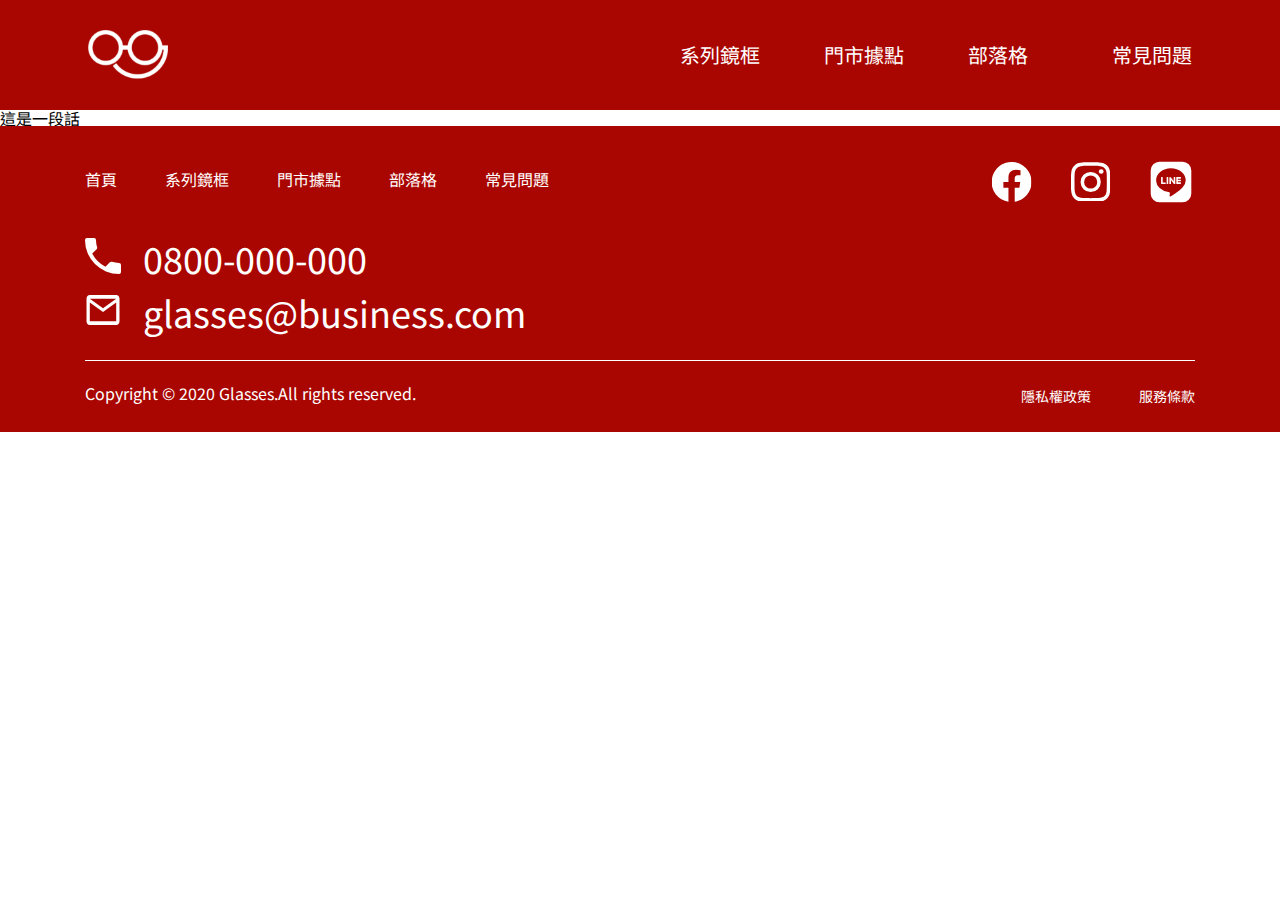
<file: index.html>
<!DOCTYPE html>
<html lang="en">

<head>
  <meta charset="UTF-8">
  <meta name="viewport" content="width=device-width, initial-scale=1.0">
  <meta http-equiv="X-UA-Compatible" content="ie=edge">
  <title>首頁</title>
  <link rel="stylesheet" href="./assets/style/all.css">
  <link rel="stylesheet" href="./assets/style/index.css">
</head>

<body>
  <header class="header">
    <h1 class="bannerimg"><a href="index.html"><img src="assets/images/logo.png" alt="logo"></a></h1>
    <ul class="menu">
      <li class="menu-item"><a href="product.html">系列鏡框</a></li>
      <li class="menu-item"><a href="location.html">門市據點</a></li>
      <li class="menu-item"><a href="blog.html">部落格</a></li>
      <li class="menu-item menu-item-last"><a href="frequestion.html">常見問題</a></li>
    </ul>
  </header>

  
<h1>
  這是一段話
</h1>

<div class="box"></div>

  <footer class="footer">
    <div class="container">
      <div class="footerinfo">
        <ul class="footer-menu">
          <li class="footer-menu-item"><a href="index.html">首頁</a></li>
          <li class="footer-menu-item"><a href="product.html">系列鏡框</a></li>
          <li class="footer-menu-item"><a href="location.html">門市據點</a></li>
          <li class="footer-menu-item"><a href="blog.html">部落格</a></li>
          <li class="footer-menu-item"><a href="frequestion.html">常見問題</a></li>
        </ul>
        <ul class="soical">
          <li class="soical-item first"><a href="#"><img src="assets/images/ic_social_fb.svg" alt="fb"></a></li>
          <li class="soical-item"><a href="#"><img src="assets/images/ic_social_ig.svg" alt="ig"></a></li>
          <li class="soical-item"><a href="#"><img src="assets/images/ic_social_line.svg" alt="line"></a></li>
        </ul>
        <ul class="contactinfo">
          <li><img src="assets/images/icon-phone.svg" alt="call"><a href="tel:0800-000-000">0800-000-000</a></li>
          <li><img src="assets/images/icon-mail.svg" alt=""><a href="mailto:glasses@business.com">glasses@business.com</a></li>
        </ul>
      </div>
      <div class="copyright">
        <p>Copyright © 2020 Glasses.All rights reserved.</p>
        <ul class="copyright-zh">
          <li class="copyright-zh-item"><a href="#">隱私權政策</a></li>
          <li class="copyright-zh-item"><a href="#">服務條款</a></li>
        </ul>
      </div>
    </div>
  </footer>
  <script src="./assets/js/vendors.js"></script>
  <script src="./assets/js/all.js"></script>
</body>

</html>
</file>
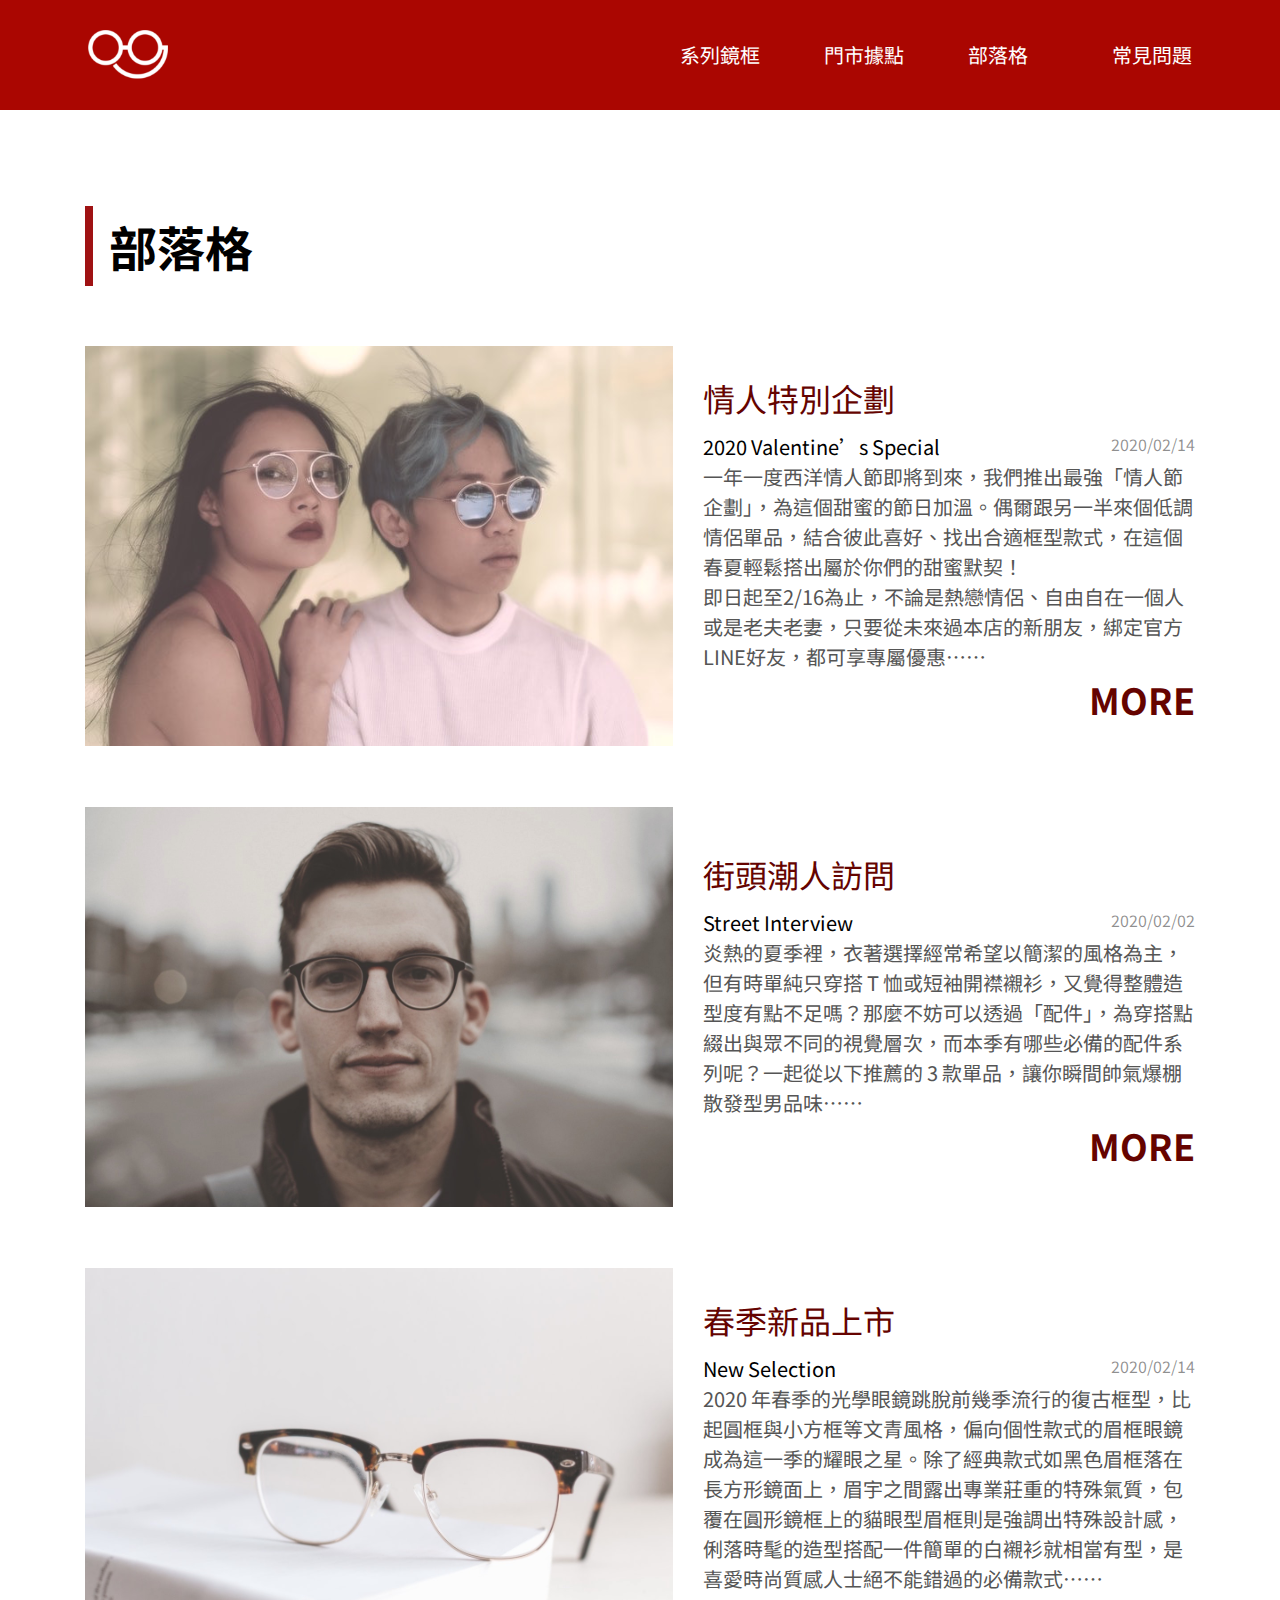
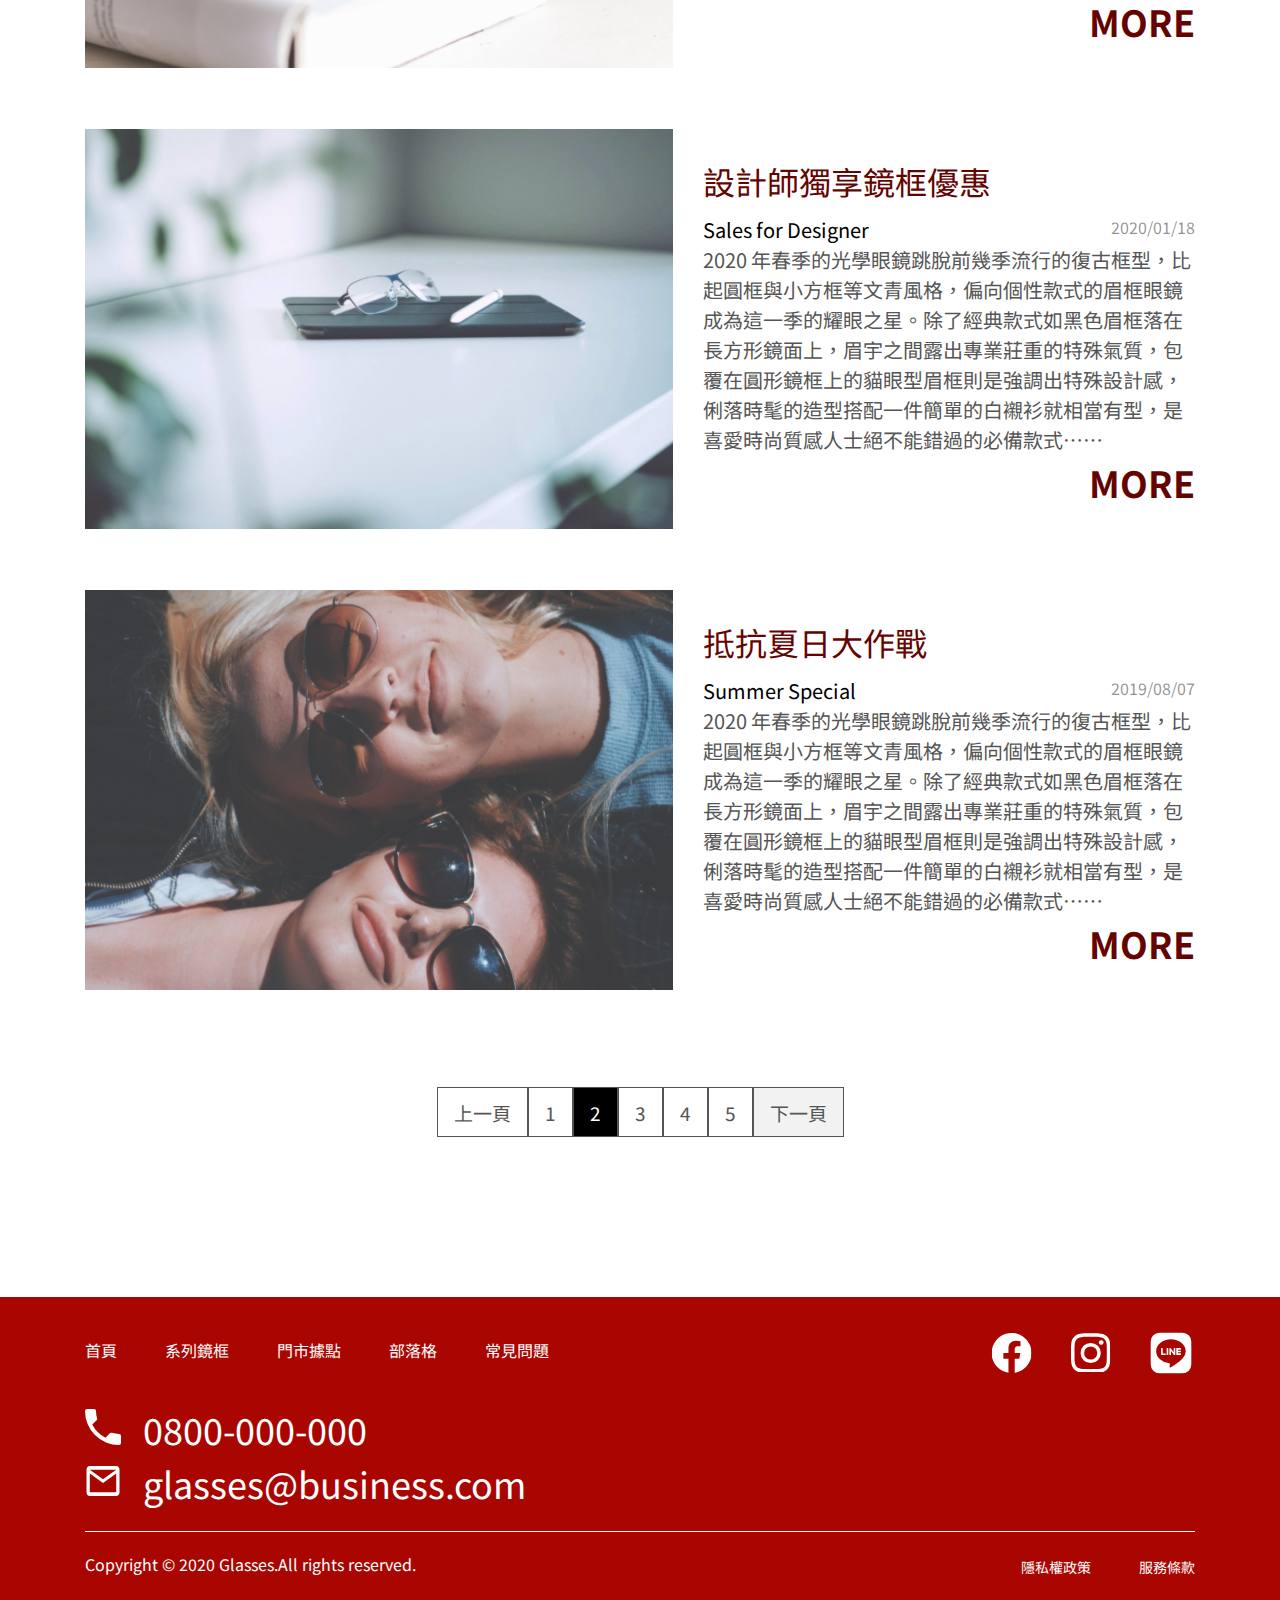
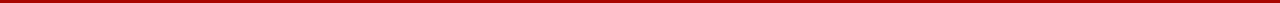
<file: blog.html>
<!DOCTYPE html>
<html lang="en">

<head>
  <meta charset="UTF-8">
  <meta name="viewport" content="width=device-width, initial-scale=1.0">
  <meta http-equiv="X-UA-Compatible" content="ie=edge">
  <title>部落格</title>
  <link rel="stylesheet" href="./assets/style/all.css">
  <link rel="stylesheet" href="./assets/style/blog.css">
</head>

<body>
  <header class="header">
    <h1 class="bannerimg"><a href="index.html"><img src="assets/images/logo.png" alt="logo"></a></h1>
    <ul class="menu">
      <li class="menu-item"><a href="product.html">系列鏡框</a></li>
      <li class="menu-item"><a href="location.html">門市據點</a></li>
      <li class="menu-item"><a href="blog.html">部落格</a></li>
      <li class="menu-item menu-item-last"><a href="frequestion.html">常見問題</a></li>
    </ul>
  </header>

  <div class="content">
    <div class="container">
        <h2 class="pageTitle">部落格</h2>
        <ul class="blog-list">
            <li class="blog-item">
                <a href="blogdetail.html"><img src="./assets/images/blog-1.png" alt="blog1"></a>
                <div class="blog-info">
                    <h3>情人特別企劃</h3>
                    <div>
                        <span class="eng">2020 Valentine’s Special</span><span class="date">2020/02/14</span>
                    </div>
                    <p>一年一度西洋情人節即將到來，我們推出最強「情人節企劃」，為這個甜蜜的節日加溫。偶爾跟另一半來個低調情侶單品，結合彼此喜好、找出合適框型款式，在這個春夏輕鬆搭出屬於你們的甜蜜默契！ <br>  即日起至2/16為止，不論是熱戀情侶、自由自在一個人或是老夫老妻，只要從未來過本店的新朋友，綁定官方LINE好友，都可享專屬優惠⋯⋯<a class="" href="#">MORE</a></p>
                </div>
            </li>
            <li class="blog-item">
                <a href="blogdetail.html"><img src="./assets/images/blog-2.png" alt="blog2"></a>
                <div class="blog-info">
                    <h3>街頭潮人訪問</h3>
                    <div>
                        <span class="eng">Street Interview</span><span class="date">2020/02/02</span>
                    </div>
                    <p>炎熱的夏季裡，衣著選擇經常希望以簡潔的風格為主，但有時單純只穿搭 T 恤或短袖開襟襯衫，又覺得整體造型度有點不足嗎？那麼不妨可以透過「配件」，為穿搭點綴出與眾不同的視覺層次，而本季有哪些必備的配件系列呢？一起從以下推薦的 3 款單品，讓你瞬間帥氣爆棚散發型男品味⋯⋯<a href="#">MORE</a></p>
                </div>
            </li>
            <li class="blog-item">
                <a href="blogdetail.html"><img src="./assets/images/blog-3.png" alt="blog3"></a>
                <div class="blog-info">
                    <h3>春季新品上市</h3>
                    <div>
                        <span class="eng">New Selection</span><span class="date">2020/02/14</span>
                    </div>
                    <p>2020 年春季的光學眼鏡跳脫前幾季流行的復古框型，比起圓框與小方框等文青風格，偏向個性款式的眉框眼鏡成為這一季的耀眼之星。除了經典款式如黑色眉框落在長方形鏡面上，眉宇之間露出專業莊重的特殊氣質，包覆在圓形鏡框上的貓眼型眉框則是強調出特殊設計感，俐落時髦的造型搭配一件簡單的白襯衫就相當有型，是喜愛時尚質感人士絕不能錯過的必備款式⋯⋯<a href="#">MORE</a></p>
                </div>
            </li>
            <li class="blog-item">
                <a href="blogdetail.html"><img src="./assets/images/blog-4.png" alt="blog4"></a>
                <div class="blog-info">
                    <h3>設計師獨享鏡框優惠</h3>
                    <div>
                        <span class="eng">Sales for Designer</span><span class="date">2020/01/18</span>
                    </div>
                    <p>2020 年春季的光學眼鏡跳脫前幾季流行的復古框型，比起圓框與小方框等文青風格，偏向個性款式的眉框眼鏡成為這一季的耀眼之星。除了經典款式如黑色眉框落在長方形鏡面上，眉宇之間露出專業莊重的特殊氣質，包覆在圓形鏡框上的貓眼型眉框則是強調出特殊設計感，俐落時髦的造型搭配一件簡單的白襯衫就相當有型，是喜愛時尚質感人士絕不能錯過的必備款式⋯⋯<a href="#">MORE</a></p>
                </div>
            </li>
            <li class="blog-item">
                <a href="blogdetail.html"><img src="./assets/images/blog-5.png" alt="blog5"></a>
                <div class="blog-info">
                    <h3>抵抗夏日大作戰</h3>
                    <div>
                        <span class="eng">Summer Special</span><span class="date">2019/08/07</span>
                    </div>
                    <p>2020 年春季的光學眼鏡跳脫前幾季流行的復古框型，比起圓框與小方框等文青風格，偏向個性款式的眉框眼鏡成為這一季的耀眼之星。除了經典款式如黑色眉框落在長方形鏡面上，眉宇之間露出專業莊重的特殊氣質，包覆在圓形鏡框上的貓眼型眉框則是強調出特殊設計感，俐落時髦的造型搭配一件簡單的白襯衫就相當有型，是喜愛時尚質感人士絕不能錯過的必備款式⋯⋯<a href="#">MORE</a></p>
                </div>
            </li>
        </ul>
        <ul class="pager">
            <li><a href="#">上一頁</a></li>
            <li><a href="#">1</a></li>
            <li class="active"><a href="#">2</a></li>
            <li><a href="#">3</a></li>
            <li><a href="#">4</a></li>
            <li><a href="#">5</a></li>
            <li class="next-active"><a href="#">下一頁</a></li>
        </ul>
    </div>
</div>

  <footer class="footer">
    <div class="container">
      <div class="footerinfo">
        <ul class="footer-menu">
          <li class="footer-menu-item"><a href="index.html">首頁</a></li>
          <li class="footer-menu-item"><a href="product.html">系列鏡框</a></li>
          <li class="footer-menu-item"><a href="location.html">門市據點</a></li>
          <li class="footer-menu-item"><a href="blog.html">部落格</a></li>
          <li class="footer-menu-item"><a href="frequestion.html">常見問題</a></li>
        </ul>
        <ul class="soical">
          <li class="soical-item first"><a href="#"><img src="assets/images/ic_social_fb.svg" alt="fb"></a></li>
          <li class="soical-item"><a href="#"><img src="assets/images/ic_social_ig.svg" alt="ig"></a></li>
          <li class="soical-item"><a href="#"><img src="assets/images/ic_social_line.svg" alt="line"></a></li>
        </ul>
        <ul class="contactinfo">
          <li><img src="assets/images/icon-phone.svg" alt="call"><a href="tel:0800-000-000">0800-000-000</a></li>
          <li><img src="assets/images/icon-mail.svg" alt=""><a href="mailto:glasses@business.com">glasses@business.com</a></li>
        </ul>
      </div>
      <div class="copyright">
        <p>Copyright © 2020 Glasses.All rights reserved.</p>
        <ul class="copyright-zh">
          <li class="copyright-zh-item"><a href="#">隱私權政策</a></li>
          <li class="copyright-zh-item"><a href="#">服務條款</a></li>
        </ul>
      </div>
    </div>
  </footer>
  <script src="./assets/js/vendors.js"></script>
  <script src="./assets/js/all.js"></script>
</body>

</html>
</file>
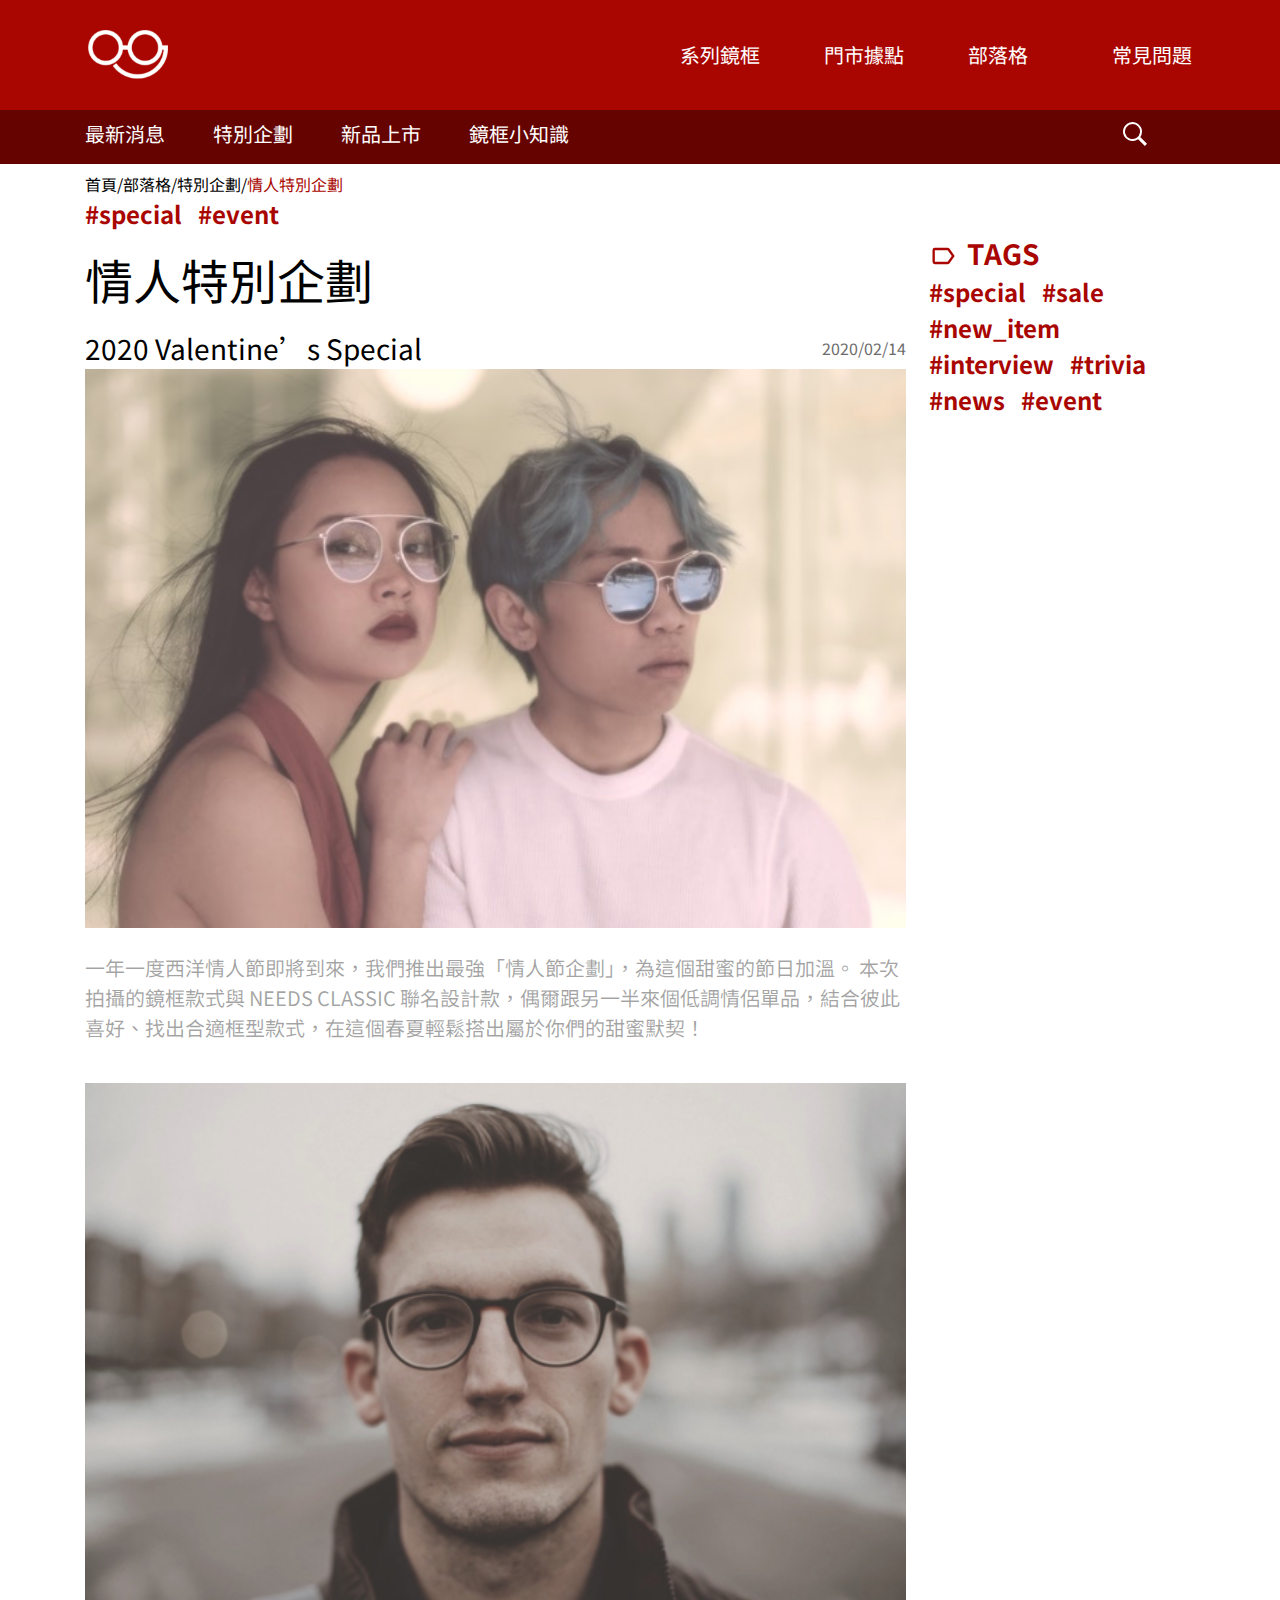
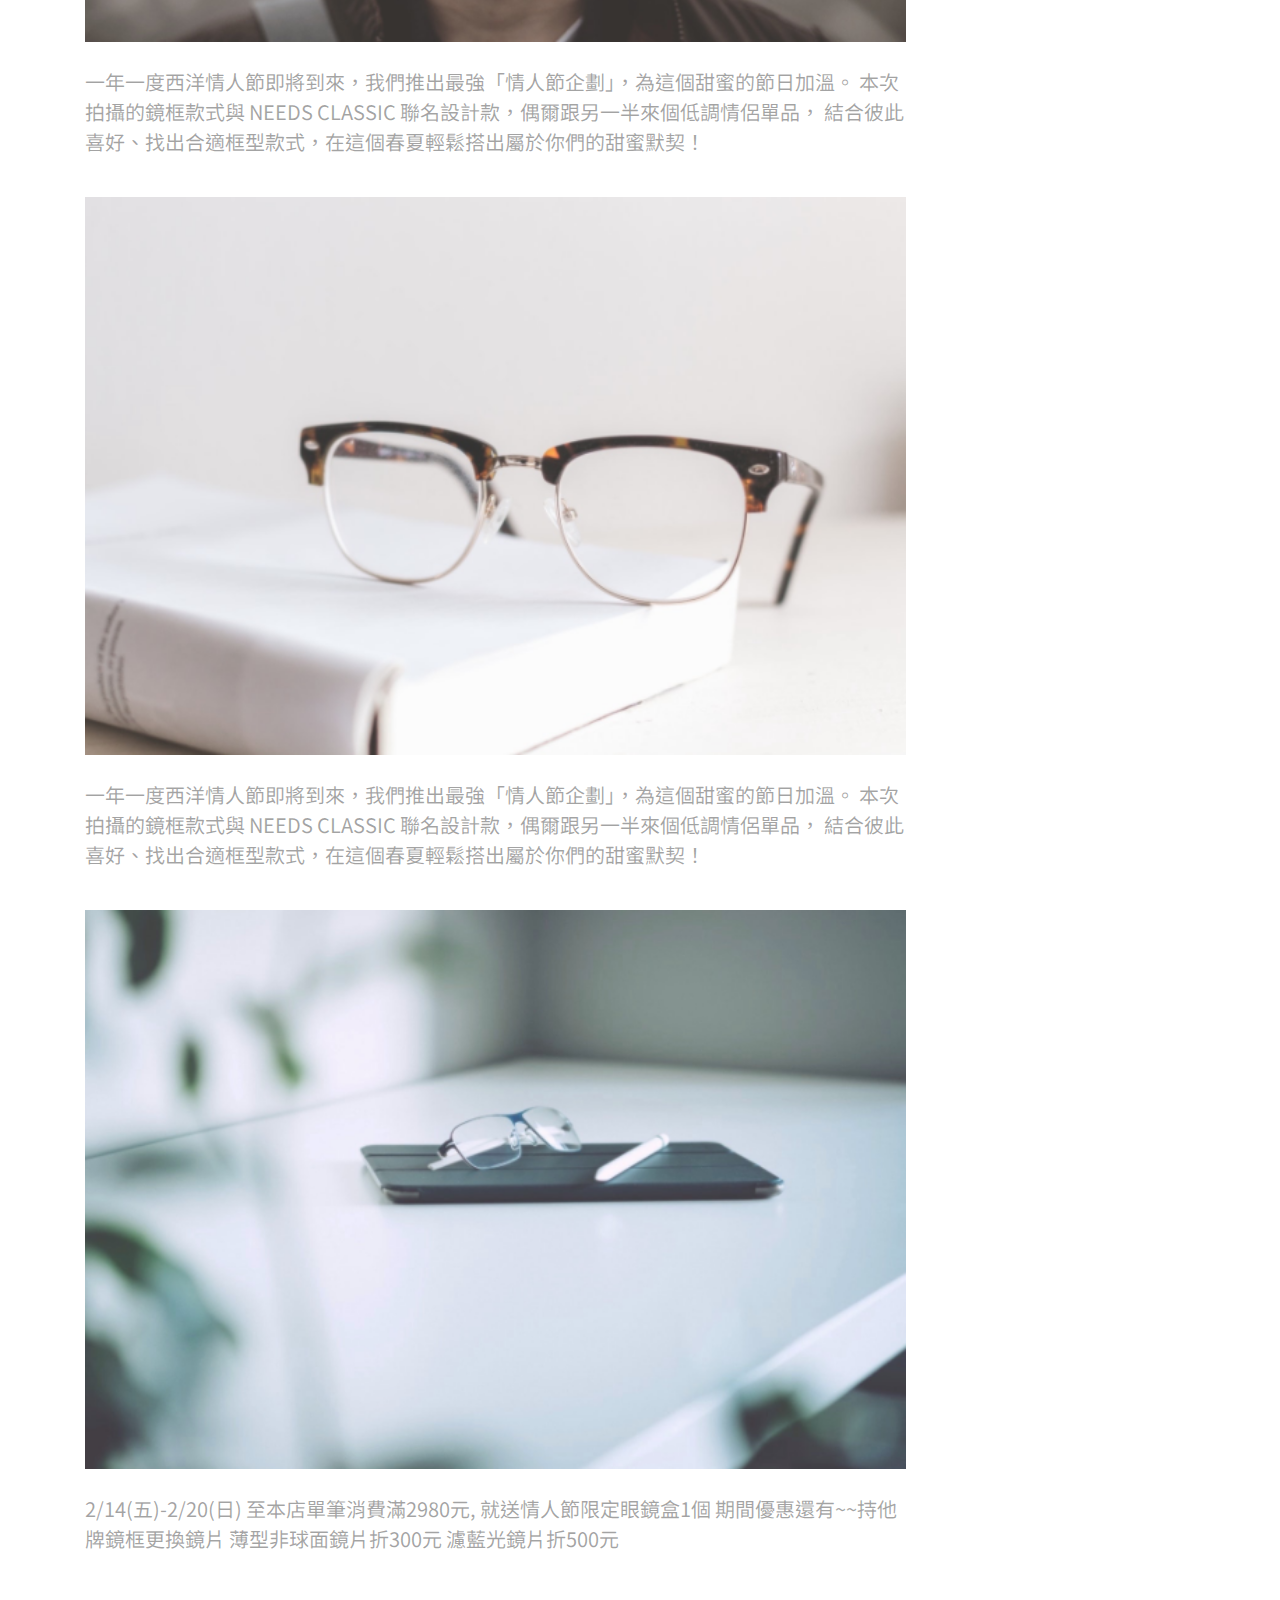
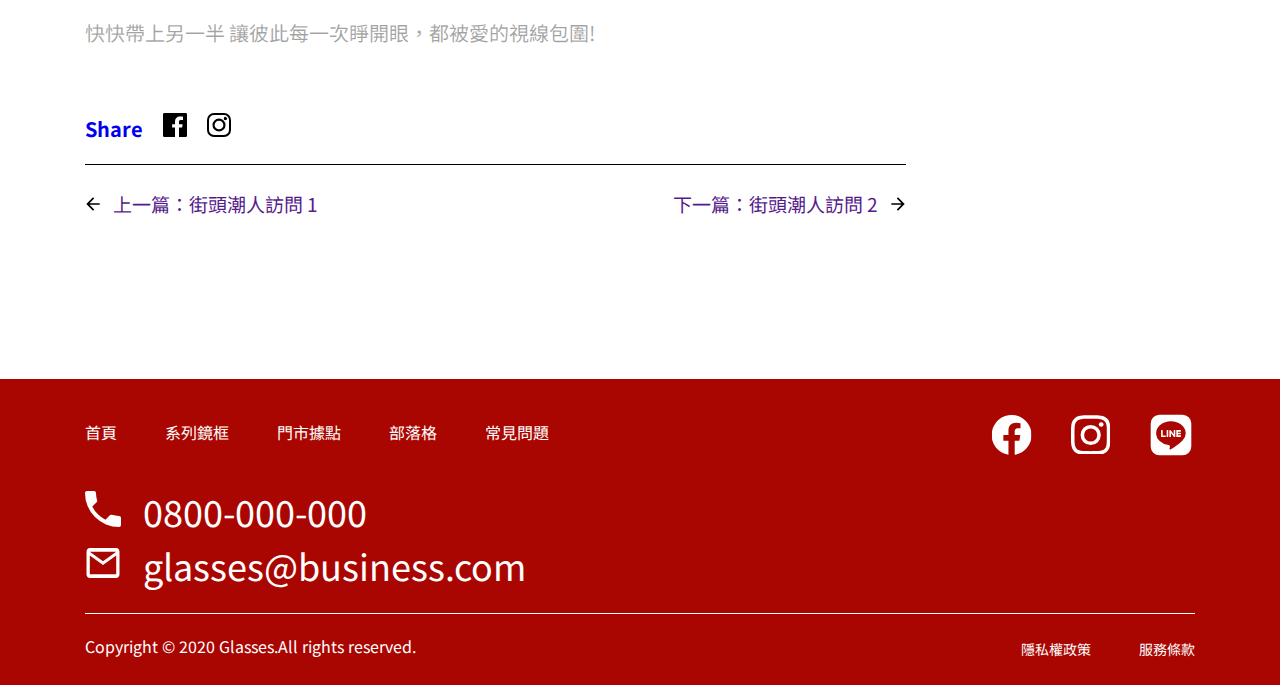
<file: blogdetail.html>
<!DOCTYPE html>
<html lang="en">

<head>
  <meta charset="UTF-8">
  <meta name="viewport" content="width=device-width, initial-scale=1.0">
  <meta http-equiv="X-UA-Compatible" content="ie=edge">
  <title>部落格</title>
  <link rel="stylesheet" href="./assets/style/all.css">
  <link rel="stylesheet" href="./assets/style/blogdetail.css">
</head>

<body>
  <header class="header">
    <h1 class="bannerimg"><a href="index.html"><img src="assets/images/logo.png" alt="logo"></a></h1>
    <ul class="menu">
      <li class="menu-item"><a href="product.html">系列鏡框</a></li>
      <li class="menu-item"><a href="location.html">門市據點</a></li>
      <li class="menu-item"><a href="blog.html">部落格</a></li>
      <li class="menu-item menu-item-last"><a href="frequestion.html">常見問題</a></li>
    </ul>
  </header>

  <div class="subtitle">
    <ul class="submenu container">
        <li><a href="#">最新消息</a></li>
        <li><a href="#">特別企劃</a></li>
        <li><a href="#">新品上市</a></li>
        <li><a href="#">鏡框小知識</a></li>
        <li class="searchicon"><a href="#"><img src="./assets/images/icon-search.svg" alt="searchicon"></a></li>
    </ul>
</div>
<div class="content container">
    <div class="breadcrumbs">
         <a href="#">首頁</a>/<a href="#">部落格</a>/<a href="#">特別企劃</a>/<a href="#" class="currentpage">情人特別企劃</a>
    </div>
    <ul class="article-hashtag">
        <li><a href="#" class="hashtag">special</a></li>
        <li><a href="#" class="hashtag">event</a></li>
    </ul>
    <div class="content-left">
        <h2>情人特別企劃</h2>
        <div class="article-info">
            <span class="eng">2020 Valentine’s Special</span><span class="date">2020/02/14</span>
        </div>
        <div class="article">
            <img src="./assets/images/blog-1.png" alt="blog1">
            <p>一年一度西洋情人節即將到來，我們推出最強「情人節企劃」，為這個甜蜜的節日加溫。 本次拍攝的鏡框款式與 NEEDS CLASSIC 聯名設計款，偶爾跟另一半來個低調情侶單品，結合彼此喜好、找出合適框型款式，在這個春夏輕鬆搭出屬於你們的甜蜜默契！</p>
            <img src="./assets/images//blog-2.png" alt="blog2">
            <p>一年一度西洋情人節即將到來，我們推出最強「情人節企劃」，為這個甜蜜的節日加溫。 本次拍攝的鏡框款式與 NEEDS CLASSIC 聯名設計款，偶爾跟另一半來個低調情侶單品， 結合彼此喜好、找出合適框型款式，在這個春夏輕鬆搭出屬於你們的甜蜜默契！</p>
            <img src="./assets/images/blog-3.png" alt="blog3">
            <p>一年一度西洋情人節即將到來，我們推出最強「情人節企劃」，為這個甜蜜的節日加溫。 本次拍攝的鏡框款式與 NEEDS CLASSIC 聯名設計款，偶爾跟另一半來個低調情侶單品， 結合彼此喜好、找出合適框型款式，在這個春夏輕鬆搭出屬於你們的甜蜜默契！</p>
            <img src="./assets/images/blog-4.png" alt="blog-4">
            <p>2/14(五)-2/20(日) 至本店單筆消費滿2980元, 就送情人節限定眼鏡盒1個 期間優惠還有~~持他牌鏡框更換鏡片 薄型非球面鏡片折300元 濾藍光鏡片折500元</p>
            <p>快快帶上另一半 讓彼此每一次睜開眼，都被愛的視線包圍!</p>
            <div class="sharetag">
                <a href="#">share</a>
                <a href="#"><img src="./assets/images/logo-facebook.svg" alt="fb"></a>
                <a href="#"><img src="./assets/images/logo-instagram.svg" alt="ig"></a>
            </div>
        </div>
    </div>
    <div class="content-right">
        <p class="tagtitle">TAGS</p>
        <ul class="hashtag-list">
            <li><a href="#" class="hashtag">special</a></li>
            <li><a href="#" class="hashtag">sale</a></li>
            <li><a href="#" class="hashtag">new_item</a></li>
            <li><a href="#" class="hashtag">interview</a></li>
            <li><a href="#" class="hashtag">trivia</a></li>
            <li><a href="#" class="hashtag">news</a></li>
            <li><a href="#" class="hashtag">event</a></li>
        </ul>
    </div>
    <ul class="pager">
        <li class="prepage"><a href="">上一篇：街頭潮人訪問 1</a></li>
        <li class="nextpage"><a href="">下一篇：街頭潮人訪問 2</a></li>
    </ul>
</div>


  <footer class="footer">
    <div class="container">
      <div class="footerinfo">
        <ul class="footer-menu">
          <li class="footer-menu-item"><a href="index.html">首頁</a></li>
          <li class="footer-menu-item"><a href="product.html">系列鏡框</a></li>
          <li class="footer-menu-item"><a href="location.html">門市據點</a></li>
          <li class="footer-menu-item"><a href="blog.html">部落格</a></li>
          <li class="footer-menu-item"><a href="frequestion.html">常見問題</a></li>
        </ul>
        <ul class="soical">
          <li class="soical-item first"><a href="#"><img src="assets/images/ic_social_fb.svg" alt="fb"></a></li>
          <li class="soical-item"><a href="#"><img src="assets/images/ic_social_ig.svg" alt="ig"></a></li>
          <li class="soical-item"><a href="#"><img src="assets/images/ic_social_line.svg" alt="line"></a></li>
        </ul>
        <ul class="contactinfo">
          <li><img src="assets/images/icon-phone.svg" alt="call"><a href="tel:0800-000-000">0800-000-000</a></li>
          <li><img src="assets/images/icon-mail.svg" alt=""><a href="mailto:glasses@business.com">glasses@business.com</a></li>
        </ul>
      </div>
      <div class="copyright">
        <p>Copyright © 2020 Glasses.All rights reserved.</p>
        <ul class="copyright-zh">
          <li class="copyright-zh-item"><a href="#">隱私權政策</a></li>
          <li class="copyright-zh-item"><a href="#">服務條款</a></li>
        </ul>
      </div>
    </div>
  </footer>
  <script src="./assets/js/vendors.js"></script>
  <script src="./assets/js/all.js"></script>
</body>

</html>
</file>
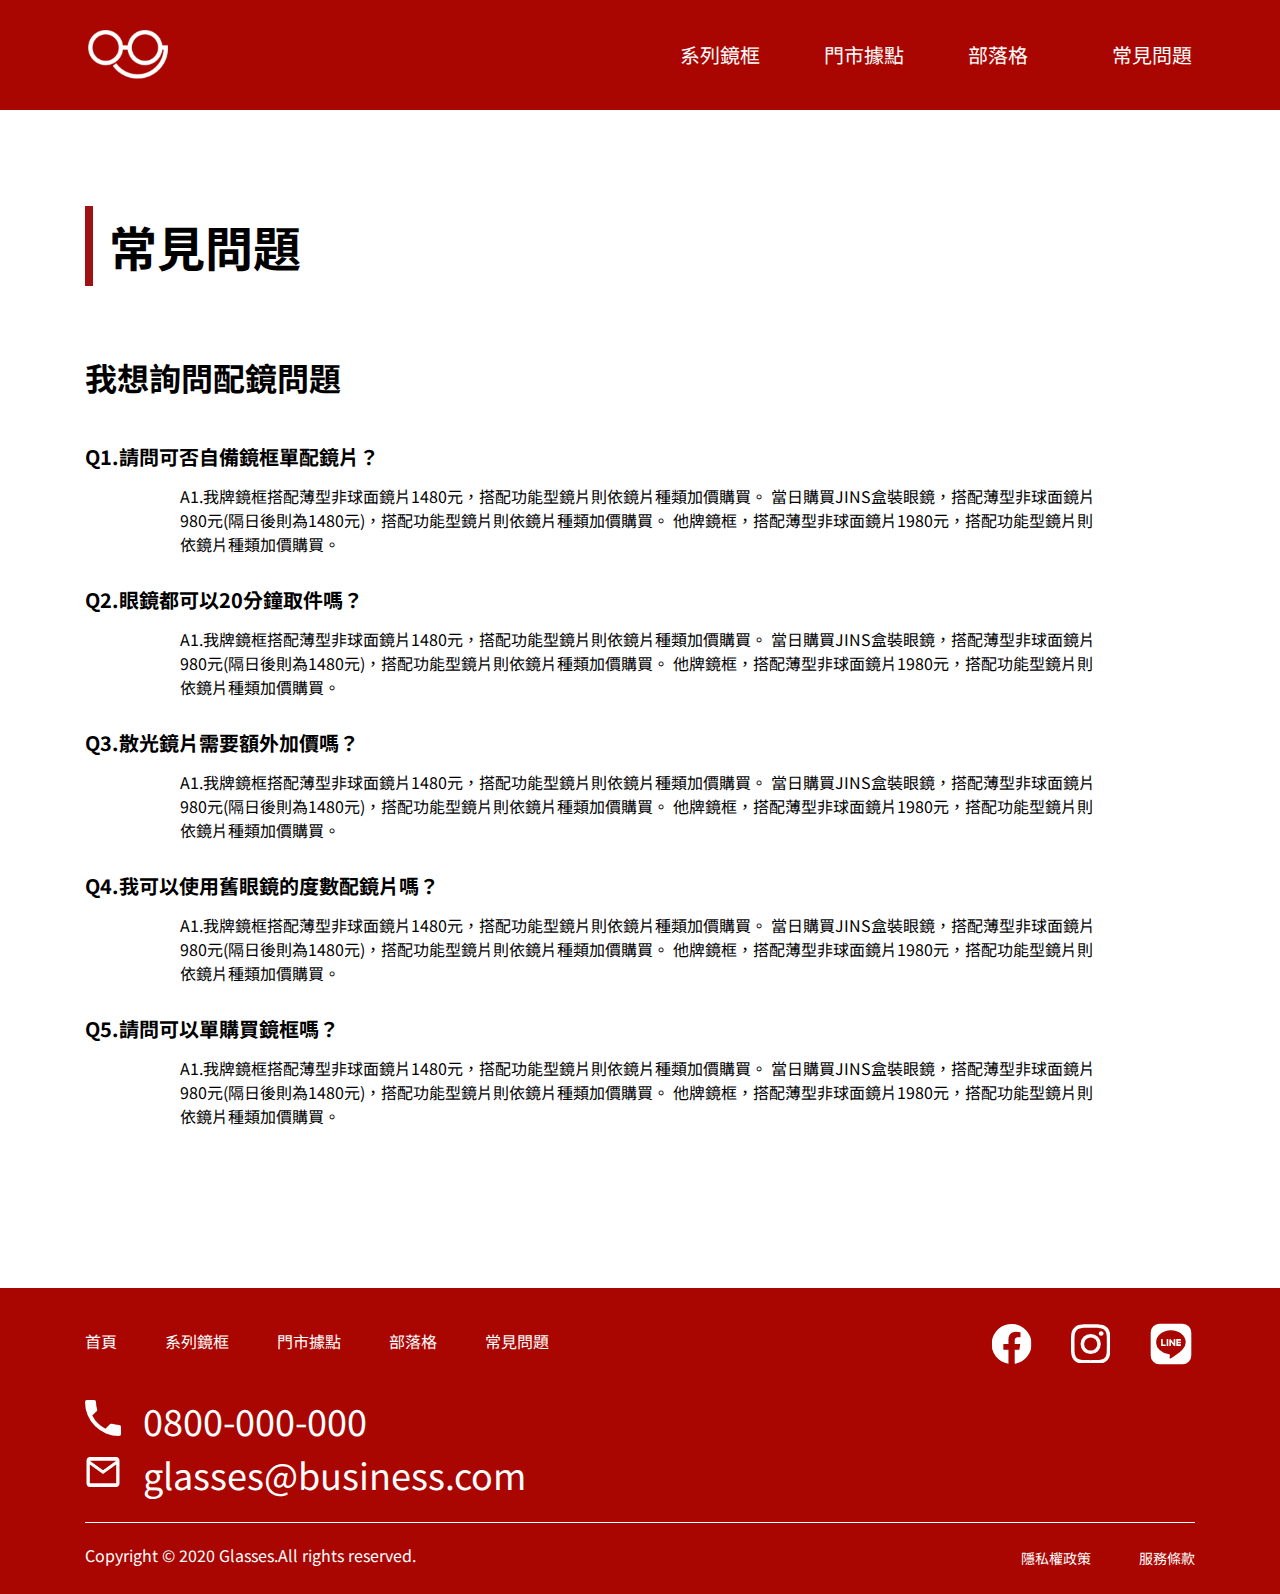
<file: frequestion.html>
<!DOCTYPE html>
<html lang="en">

<head>
  <meta charset="UTF-8">
  <meta name="viewport" content="width=device-width, initial-scale=1.0">
  <meta http-equiv="X-UA-Compatible" content="ie=edge">
  <title>常見問題</title>
  <link rel="stylesheet" href="./assets/style/all.css">
  <link rel="stylesheet" href="./assets/style/frequestion.css">
</head>

<body>
  <header class="header">
    <h1 class="bannerimg"><a href="index.html"><img src="assets/images/logo.png" alt="logo"></a></h1>
    <ul class="menu">
      <li class="menu-item"><a href="product.html">系列鏡框</a></li>
      <li class="menu-item"><a href="location.html">門市據點</a></li>
      <li class="menu-item"><a href="blog.html">部落格</a></li>
      <li class="menu-item menu-item-last"><a href="frequestion.html">常見問題</a></li>
    </ul>
  </header>

  <div class="content">
    <div class="container">
        <h2 class="pageTitle">常見問題</h2>
        <h3 class="subTitle">我想詢問配鏡問題</h3>
        <ul class="question-list">
            <li class="question-item">
                <h4>Q1.請問可否自備鏡框單配鏡片？</h4>
                <p>A1.我牌鏡框搭配薄型非球面鏡片1480元，搭配功能型鏡片則依鏡片種類加價購買。 當日購買JINS盒裝眼鏡，搭配薄型非球面鏡片980元(隔日後則為1480元)，搭配功能型鏡片則依鏡片種類加價購買。 他牌鏡框，搭配薄型非球面鏡片1980元，搭配功能型鏡片則依鏡片種類加價購買。</p>
            </li>
            <li class="question-item">
                <h4>Q2.眼鏡都可以20分鐘取件嗎？</h4>
                <p>A1.我牌鏡框搭配薄型非球面鏡片1480元，搭配功能型鏡片則依鏡片種類加價購買。 當日購買JINS盒裝眼鏡，搭配薄型非球面鏡片980元(隔日後則為1480元)，搭配功能型鏡片則依鏡片種類加價購買。 他牌鏡框，搭配薄型非球面鏡片1980元，搭配功能型鏡片則依鏡片種類加價購買。</p>
            </li>
            <li class="question-item">
                <h4>Q3.散光鏡片需要額外加價嗎？</h4>
                <p>A1.我牌鏡框搭配薄型非球面鏡片1480元，搭配功能型鏡片則依鏡片種類加價購買。 當日購買JINS盒裝眼鏡，搭配薄型非球面鏡片980元(隔日後則為1480元)，搭配功能型鏡片則依鏡片種類加價購買。 他牌鏡框，搭配薄型非球面鏡片1980元，搭配功能型鏡片則依鏡片種類加價購買。</p>
            </li>
            <li class="question-item">
                <h4>Q4.我可以使用舊眼鏡的度數配鏡片嗎？</h4>
                <p>A1.我牌鏡框搭配薄型非球面鏡片1480元，搭配功能型鏡片則依鏡片種類加價購買。 當日購買JINS盒裝眼鏡，搭配薄型非球面鏡片980元(隔日後則為1480元)，搭配功能型鏡片則依鏡片種類加價購買。 他牌鏡框，搭配薄型非球面鏡片1980元，搭配功能型鏡片則依鏡片種類加價購買。</p>
            </li>
            <li class="question-item">
                <h4>Q5.請問可以單購買鏡框嗎？</h4>
                <p>A1.我牌鏡框搭配薄型非球面鏡片1480元，搭配功能型鏡片則依鏡片種類加價購買。 當日購買JINS盒裝眼鏡，搭配薄型非球面鏡片980元(隔日後則為1480元)，搭配功能型鏡片則依鏡片種類加價購買。 他牌鏡框，搭配薄型非球面鏡片1980元，搭配功能型鏡片則依鏡片種類加價購買。</p>
            </li>
        </ul> 
    </div>
</div>

  <footer class="footer">
    <div class="container">
      <div class="footerinfo">
        <ul class="footer-menu">
          <li class="footer-menu-item"><a href="index.html">首頁</a></li>
          <li class="footer-menu-item"><a href="product.html">系列鏡框</a></li>
          <li class="footer-menu-item"><a href="location.html">門市據點</a></li>
          <li class="footer-menu-item"><a href="blog.html">部落格</a></li>
          <li class="footer-menu-item"><a href="frequestion.html">常見問題</a></li>
        </ul>
        <ul class="soical">
          <li class="soical-item first"><a href="#"><img src="assets/images/ic_social_fb.svg" alt="fb"></a></li>
          <li class="soical-item"><a href="#"><img src="assets/images/ic_social_ig.svg" alt="ig"></a></li>
          <li class="soical-item"><a href="#"><img src="assets/images/ic_social_line.svg" alt="line"></a></li>
        </ul>
        <ul class="contactinfo">
          <li><img src="assets/images/icon-phone.svg" alt="call"><a href="tel:0800-000-000">0800-000-000</a></li>
          <li><img src="assets/images/icon-mail.svg" alt=""><a href="mailto:glasses@business.com">glasses@business.com</a></li>
        </ul>
      </div>
      <div class="copyright">
        <p>Copyright © 2020 Glasses.All rights reserved.</p>
        <ul class="copyright-zh">
          <li class="copyright-zh-item"><a href="#">隱私權政策</a></li>
          <li class="copyright-zh-item"><a href="#">服務條款</a></li>
        </ul>
      </div>
    </div>
  </footer>
  <script src="./assets/js/vendors.js"></script>
  <script src="./assets/js/all.js"></script>
</body>

</html>
</file>
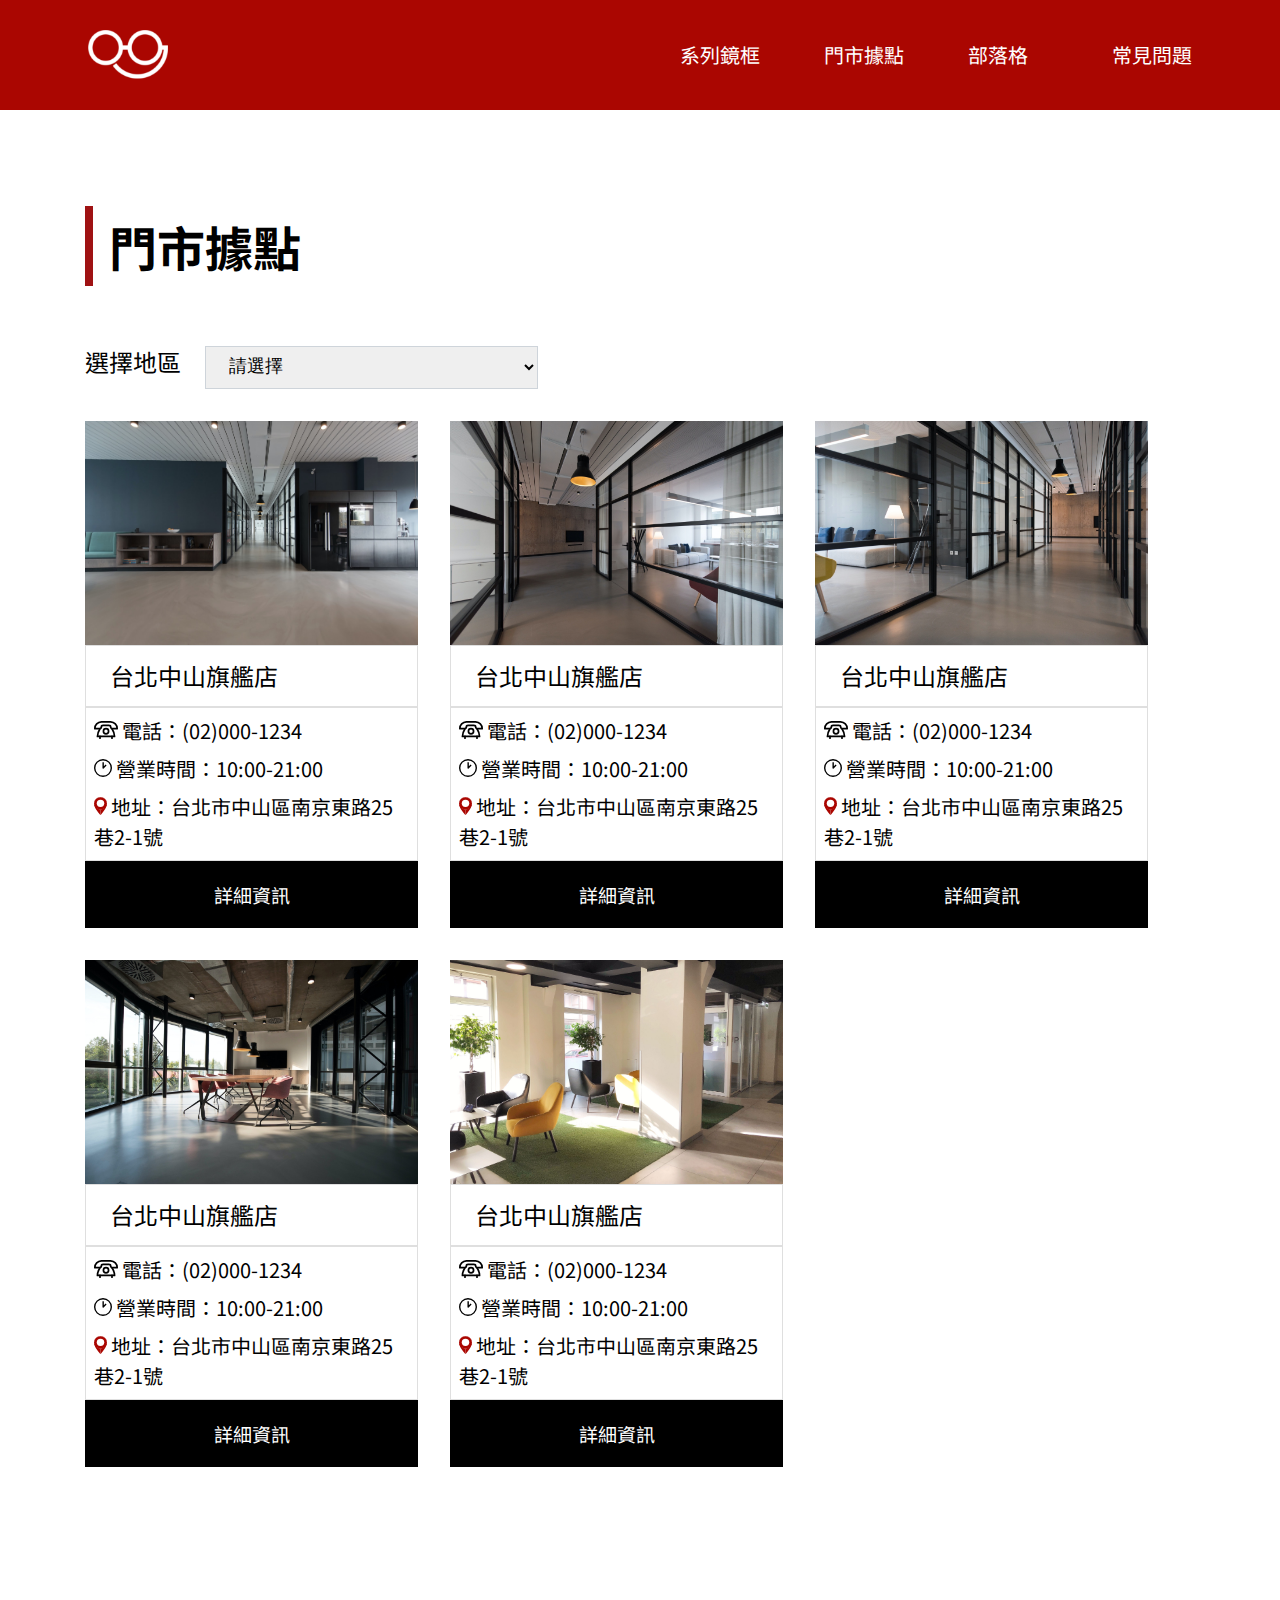
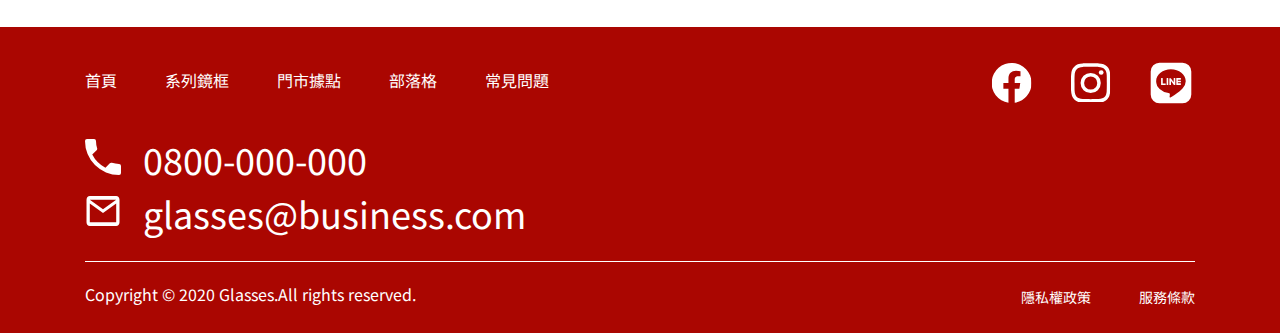
<file: location.html>
<!DOCTYPE html>
<html lang="en">

<head>
  <meta charset="UTF-8">
  <meta name="viewport" content="width=device-width, initial-scale=1.0">
  <meta http-equiv="X-UA-Compatible" content="ie=edge">
  <title>門市據點</title>
  <link rel="stylesheet" href="./assets/style/all.css">
  <link rel="stylesheet" href="./assets/style/location.css">
</head>

<body>
  <header class="header">
    <h1 class="bannerimg"><a href="index.html"><img src="assets/images/logo.png" alt="logo"></a></h1>
    <ul class="menu">
      <li class="menu-item"><a href="product.html">系列鏡框</a></li>
      <li class="menu-item"><a href="location.html">門市據點</a></li>
      <li class="menu-item"><a href="blog.html">部落格</a></li>
      <li class="menu-item menu-item-last"><a href="frequestion.html">常見問題</a></li>
    </ul>
  </header>

  <div class="content">
    <div class="container">
        <h2 class="pageTitle">門市據點</h2>
        <div class="select-style">
            <label for="store">選擇地區</label>
            <select name="store" id="store" class="storeitem">
            <option value="請選擇">請選擇</option>
            <option value="請選擇">台北市</option>
        </select>
        </div>
        <ul class="store-list">
            <li class="store-item">
                <div class="storecube">
                    <img src="assets/images/locate1.jpeg" alt="locate1">
                </div>
                <h3>台北中山旗艦店</h3>
                <ul class="store-info">
                    <li><img src="assets/images/icon-phone-black.svg" alt="phoneicon"> 電話：<a href="tel:02-000-1234">(02)000-1234</a></li>
                    <li><img src="assets/images/icon-clock-black.svg" alt=""> 營業時間：10:00-21:00</li>
                    <li><img src="assets/images/icon-location.svg" alt=""> 地址：台北市中山區南京東路25巷2-1號</li>
                </ul>
                <a href="storedetail.html" class="storelink">詳細資訊</a>
            </li>
            <li class="store-item">
                <div class="storecube">
                    <img src="assets/images/locate2.jpg" alt="locate2">
                </div>
                <h3>台北中山旗艦店</h3>
                <ul class="store-info">
                    <li><img src="assets/images/icon-phone-black.svg" alt="phoneicon"> 電話：<a href="tel:02-000-1234">(02)000-1234</a></li>
                    <li><img src="assets/images/icon-clock-black.svg" alt=""> 營業時間：10:00-21:00</li>
                    <li><img src="assets/images/icon-location.svg" alt=""> 地址：台北市中山區南京東路25巷2-1號</li>
                </ul>
                <a href="storedetail.html" class="storelink">詳細資訊</a>
            </li>
            <li class="store-item">
                <div class="storecube">
                    <img src="assets/images/locate3.jpg" alt="locate3">
                </div>
                <h3>台北中山旗艦店</h3>
                <ul class="store-info">
                    <li><img src="assets/images/icon-phone-black.svg" alt="phoneicon"> 電話：<a href="tel:02-000-1234">(02)000-1234</a></li>
                    <li><img src="assets/images/icon-clock-black.svg" alt=""> 營業時間：10:00-21:00</li>
                    <li><img src="assets/images/icon-location.svg" alt=""> 地址：台北市中山區南京東路25巷2-1號</li>
                </ul>
                <a href="storedetail.html" class="storelink">詳細資訊</a>
            </li>
            <li class="store-item">
                <div class="storecube">
                    <img src="assets/images/locate4.jpg" alt="locate4">
                </div>
                <h3>台北中山旗艦店</h3>
                <ul class="store-info">
                    <li><img src="assets/images/icon-phone-black.svg" alt="phoneicon"> 電話：<a href="tel:02-000-1234">(02)000-1234</a></li>
                    <li><img src="assets/images/icon-clock-black.svg" alt=""> 營業時間：10:00-21:00</li>
                    <li><img src="assets/images/icon-location.svg" alt=""> 地址：台北市中山區南京東路25巷2-1號</li>
                </ul>
                <a href="storedetail.html" class="storelink">詳細資訊</a>
            </li>
            <li class="store-item">
                <div class="storecube">
                    <img src="assets/images/locate5.jpg" alt="locate5">
                </div>
                <h3>台北中山旗艦店</h3>
                <ul class="store-info">
                    <li><img src="assets/images/icon-phone-black.svg" alt="phoneicon"> 電話：<a href="tel:02-000-1234">(02)000-1234</a></li>
                    <li><img src="assets/images/icon-clock-black.svg" alt=""> 營業時間：10:00-21:00</li>
                    <li><img src="assets/images/icon-location.svg" alt=""> 地址：台北市中山區南京東路25巷2-1號</li>
                </ul>
                <a href="storedetail.html" class="storelink">詳細資訊</a>
            </li>
        </ul> 
    </div>
</div>

  <footer class="footer">
    <div class="container">
      <div class="footerinfo">
        <ul class="footer-menu">
          <li class="footer-menu-item"><a href="index.html">首頁</a></li>
          <li class="footer-menu-item"><a href="product.html">系列鏡框</a></li>
          <li class="footer-menu-item"><a href="location.html">門市據點</a></li>
          <li class="footer-menu-item"><a href="blog.html">部落格</a></li>
          <li class="footer-menu-item"><a href="frequestion.html">常見問題</a></li>
        </ul>
        <ul class="soical">
          <li class="soical-item first"><a href="#"><img src="assets/images/ic_social_fb.svg" alt="fb"></a></li>
          <li class="soical-item"><a href="#"><img src="assets/images/ic_social_ig.svg" alt="ig"></a></li>
          <li class="soical-item"><a href="#"><img src="assets/images/ic_social_line.svg" alt="line"></a></li>
        </ul>
        <ul class="contactinfo">
          <li><img src="assets/images/icon-phone.svg" alt="call"><a href="tel:0800-000-000">0800-000-000</a></li>
          <li><img src="assets/images/icon-mail.svg" alt=""><a href="mailto:glasses@business.com">glasses@business.com</a></li>
        </ul>
      </div>
      <div class="copyright">
        <p>Copyright © 2020 Glasses.All rights reserved.</p>
        <ul class="copyright-zh">
          <li class="copyright-zh-item"><a href="#">隱私權政策</a></li>
          <li class="copyright-zh-item"><a href="#">服務條款</a></li>
        </ul>
      </div>
    </div>
  </footer>
  <script src="./assets/js/vendors.js"></script>
  <script src="./assets/js/all.js"></script>
</body>

</html>
</file>
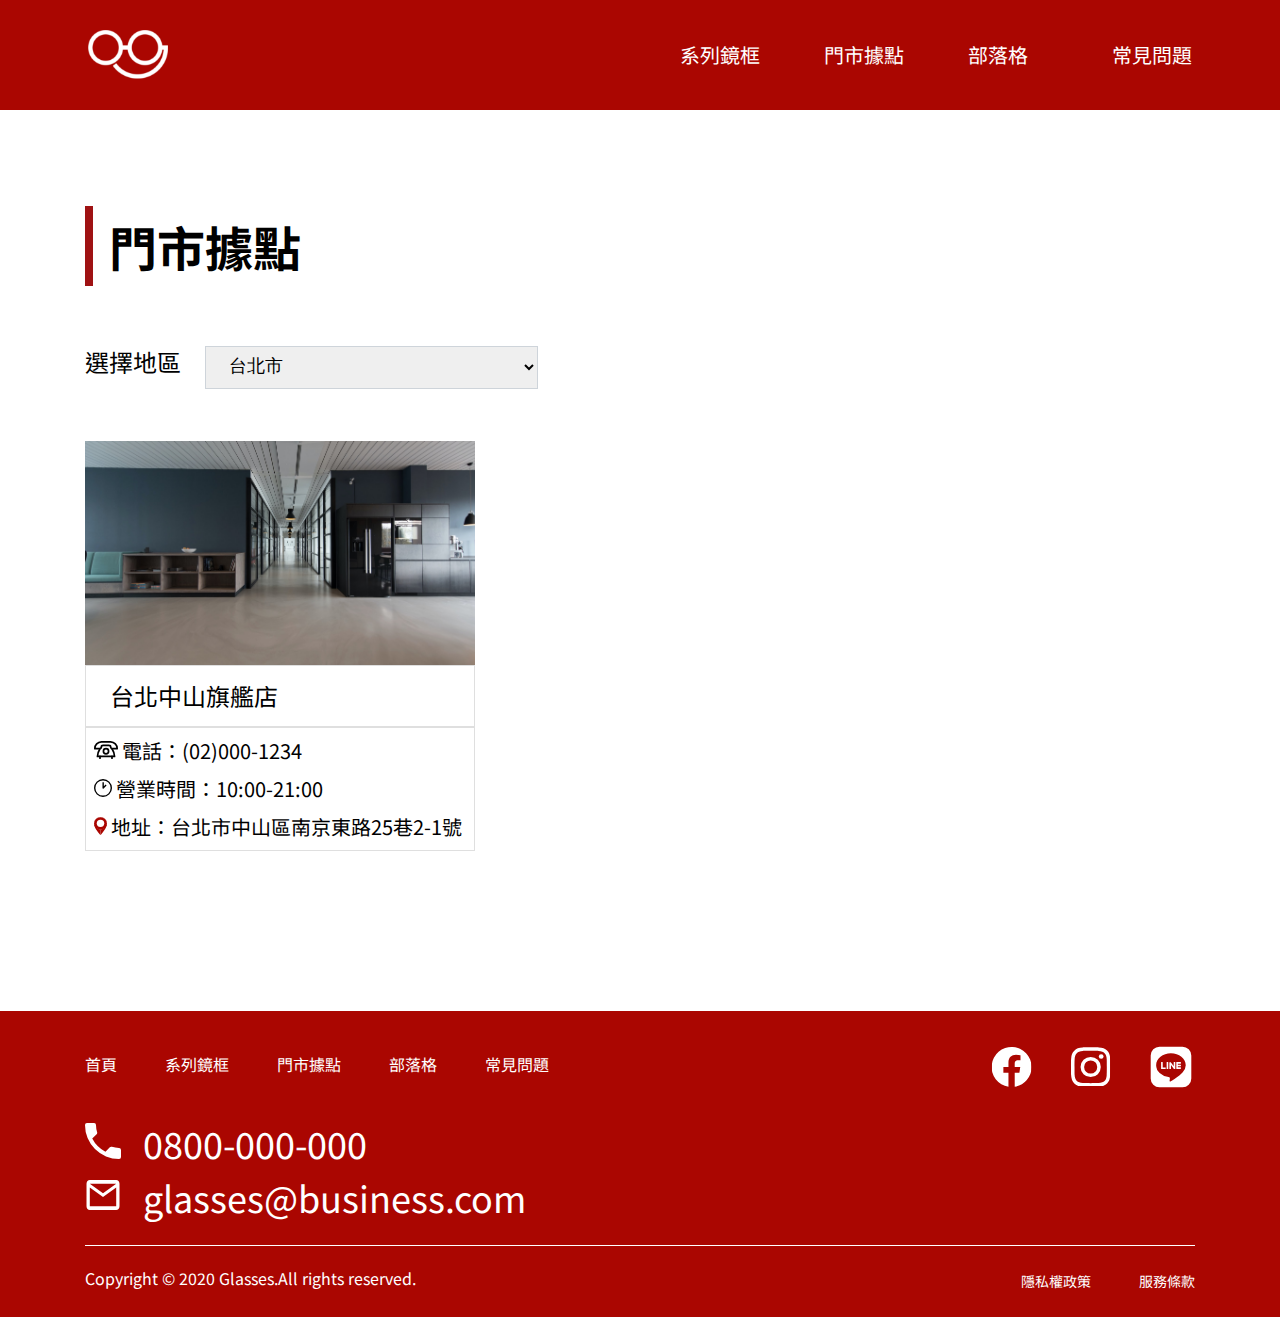
<file: storedetail.html>
<!DOCTYPE html>
<html lang="en">

<head>
  <meta charset="UTF-8">
  <meta name="viewport" content="width=device-width, initial-scale=1.0">
  <meta http-equiv="X-UA-Compatible" content="ie=edge">
  <title>門市據點</title>
  <link rel="stylesheet" href="./assets/style/all.css">
  <link rel="stylesheet" href="./assets/style/locationdetail.css">
</head>

<body>
  <header class="header">
    <h1 class="bannerimg"><a href="index.html"><img src="assets/images/logo.png" alt="logo"></a></h1>
    <ul class="menu">
      <li class="menu-item"><a href="#">系列鏡框</a></li>
      <li class="menu-item"><a href="location.html">門市據點</a></li>
      <li class="menu-item"><a href="blog.html">部落格</a></li>
      <li class="menu-item menu-item-last"><a href="frequestion.html">常見問題</a></li>
    </ul>
  </header>

  <div class="content">
    <div class="container">
        <h2 class="pageTitle">門市據點</h2>
        <div class="select-style">
            <label for="store">選擇地區</label>
            <select name="store" id="storeList" class="storeitem">
            <option value="請選擇">台北市</option>
        </select>
        </div>
        <div class="storesheet">
            <div class="store-list">
                <div class="store-item">
                    <div class="storecube">
                        <img src="assets/images/locate1.jpeg" alt="locate1">
                    </div>
                    <div class="store-right">
                        <h3>台北中山旗艦店</h3>
                        <ul class="store-info">
                            <li><img src="assets/images/icon-phone-black.svg" alt="phoneicon"> 電話：<a href="tel:02-000-1234">(02)000-1234</a></li>
                            <li><img src="assets/images/icon-clock-black.svg" alt=""> 營業時間：10:00-21:00</li>
                            <li><img src="assets/images/icon-location.svg" alt=""> 地址：台北市中山區南京東路25巷2-1號</li>
                        </ul>
                    </div>
                </div>
            </div> 
            <div class="map">
                <iframe src="https://www.google.com/maps/embed?pb=!1m18!1m12!1m3!1d2711.1073334510174!2d121.6176146531139!3d25.052885185260163!2m3!1f0!2f0!3f0!3m2!1i1024!2i768!4f13.1!3m3!1m2!1s0x3442ab57f1d70e59%3A0xaf697f17d48b5e6b!2z5o236YGL5Y2X5riv5bGV6Ka96aSo56uZ!5e0!3m2!1szh-TW!2stw!4v1627109605885!5m2!1szh-TW!2stw" tyle="border:0;" allowfullscreen="" loading="lazy"></iframe>
            </div>
        </div>
    </div>
</div>

  <footer class="footer">
    <div class="container">
      <div class="footerinfo">
        <ul class="footer-menu">
          <li class="footer-menu-item"><a href="index.html">首頁</a></li>
          <li class="footer-menu-item"><a href="#">系列鏡框</a></li>
          <li class="footer-menu-item"><a href="location.html">門市據點</a></li>
          <li class="footer-menu-item"><a href="blog.html">部落格</a></li>
          <li class="footer-menu-item"><a href="frequestion.html">常見問題</a></li>
        </ul>
        <ul class="soical">
          <li class="soical-item first"><a href="#"><img src="assets/images/ic_social_fb.svg" alt="fb"></a></li>
          <li class="soical-item"><a href="#"><img src="assets/images/ic_social_ig.svg" alt="ig"></a></li>
          <li class="soical-item"><a href="#"><img src="assets/images/ic_social_line.svg" alt="line"></a></li>
        </ul>
        <ul class="contactinfo">
          <li><img src="assets/images/icon-phone.svg" alt="call"><a href="tel:0800-000-000">0800-000-000</a></li>
          <li><img src="assets/images/icon-mail.svg" alt=""><a href="mailto:glasses@business.com">glasses@business.com</a></li>
        </ul>
      </div>
      <div class="copyright">
        <p>Copyright © 2020 Glasses.All rights reserved.</p>
        <ul class="copyright-zh">
          <li class="copyright-zh-item"><a href="#">隱私權政策</a></li>
          <li class="copyright-zh-item"><a href="#">服務條款</a></li>
        </ul>
      </div>
    </div>
  </footer>
  <script src="./assets/js/vendors.js"></script>
  <script src="./assets/js/all.js"></script>
</body>

</html>
</file>
<file: assets/style/index.css>
@charset "UTF-8";
/*
    首頁會用到的CSS先保留
*/
.h1 {
  color: red; }

/*# sourceMappingURL=index.css.map */
</file>
<file: assets/style/blog.css>
@charset "UTF-8";
/*
    每頁頁面的Title,或其他會用到的地方
*/
.pageTitle {
  font-size: 48px;
  line-height: 80px;
  padding-left: 16px;
  border-left: 8px solid #9F1213;
  margin: 96px 0 60px 0;
  font-weight: bold; }

@media (max-width: 992px) {
  .pageTitle {
    border-left: 4px solid #9F1213;
    margin: 60px 0 40px 0;
    line-height: 67px; } }

@media (max-width: 767px) {
  .pageTitle {
    font-size: 28px;
    padding-left: 8px;
    line-height: 40px;
    margin: 28px 0 24px 0; } }

/*
    BLOG PC VER
*/
.blog-list {
  margin-bottom: 96px; }

.blog-item {
  display: -webkit-box;
  display: -ms-flexbox;
  display: flex;
  -webkit-box-align: center;
      -ms-flex-align: center;
          align-items: center;
  margin-bottom: 60px; }
  .blog-item a {
    display: block;
    width: 100%; }
    .blog-item a img {
      max-width: none; }

.eng {
  display: block;
  font-size: 20px;
  line-height: 30px; }

.date {
  display: block;
  line-height: 24px;
  color: #00000070; }

.blog-info {
  padding-left: 30px; }
  .blog-info h3 {
    color: #650300;
    line-height: 63px;
    font-size: 32px;
    margin-bottom: 2px; }
  .blog-info div {
    display: -webkit-box;
    display: -ms-flexbox;
    display: flex;
    -webkit-box-pack: justify;
        -ms-flex-pack: justify;
            justify-content: space-between; }
  .blog-info p {
    color: #555555;
    line-height: 30px;
    font-size: 20px; }
  .blog-info a {
    display: block;
    text-align: right;
    text-decoration: none;
    text-transform: uppercase;
    color: #650300;
    font-weight: bold;
    line-height: 54px;
    font-size: 36px; }
    .blog-info a:hover {
      color: #555555; }

.pager {
  display: -webkit-box;
  display: -ms-flexbox;
  display: flex;
  -webkit-box-pack: center;
      -ms-flex-pack: center;
          justify-content: center;
  margin-bottom: 160px; }
  .pager li {
    border: 1px #555555 solid; }
    .pager li a {
      color: #555555;
      display: block;
      line-height: 29px;
      font-size: 19px;
      padding: 9.5px 16px;
      text-decoration: none; }

li.active {
  background: #000; }
  li.active a {
    color: #fff; }

.next-active {
  background: #F2F2F2; }

@media (max-width: 992px) {
  .blog-list {
    margin-bottom: 64px; }
  .blog-item {
    margin-bottom: 24px; }
    .blog-item img {
      height: 208px; }
  .eng {
    font-size: 16px; }
  .date {
    font-size: 14px; }
  .blog-info h3 {
    font-size: 20px;
    margin-bottom: 0; }
  .blog-info p {
    line-height: 21px;
    font-size: 14px; }
  .blog-info a {
    display: inline;
    text-transform: lowercase;
    color: #555555;
    font-weight: bold;
    line-height: 21px;
    font-size: 14px; }
    .blog-info a:hover {
      color: #650300; }
  .pager {
    margin-bottom: 96px; }
    .pager li a {
      line-height: 27px;
      font-size: 18px;
      padding: 4.5px 12px; } }

@media (max-width: 767px) {
  .blog-list {
    margin-bottom: 50px; }
  .blog-item {
    margin-bottom: 24px;
    -webkit-box-orient: vertical;
    -webkit-box-direction: normal;
        -ms-flex-direction: column;
            flex-direction: column; }
    .blog-item img {
      width: 100%;
      height: auto; }
  .eng {
    font-size: 14px; }
  .blog-info {
    width: 100%;
    padding: 0; }
    .blog-info h3 {
      font-size: 16px; }
    .blog-info p {
      display: none; }
    .blog-info a {
      display: inline;
      text-transform: lowercase;
      color: #555555;
      font-weight: bold;
      line-height: 21px;
      font-size: 14px; }
      .blog-info a:hover {
        color: #650300; }
  .pager {
    margin-bottom: 96px; }
    .pager li a {
      line-height: 27px;
      font-size: 18px;
      padding: 4.5px 12px; } }

/*# sourceMappingURL=blog.css.map */
</file>
<file: assets/style/blogdetail.css>
.subtitle {
  background-color: #650300; }

.submenu {
  display: -webkit-box;
  display: -ms-flexbox;
  display: flex;
  -webkit-box-orient: horizontal;
  -webkit-box-direction: normal;
      -ms-flex-direction: row;
          flex-direction: row;
  -webkit-box-pack: justify;
      -ms-flex-pack: justify;
          justify-content: space-between; }
  .submenu a {
    display: block;
    text-decoration: none;
    color: #FFF;
    line-height: 24px;
    font-size: 20px;
    padding: 12px 48px 14px 0; }

.searchicon {
  margin-left: auto; }

.content {
  display: -webkit-box;
  display: -ms-flexbox;
  display: flex;
  -ms-flex-wrap: wrap;
      flex-wrap: wrap;
  -webkit-box-pack: justify;
      -ms-flex-pack: justify;
          justify-content: space-between; }

.breadcrumbs {
  width: 100%;
  display: block;
  margin-top: 8px; }
  .breadcrumbs a {
    line-height: 24px;
    text-decoration: none;
    color: #000; }

a.currentpage {
  color: #AA0601; }

a.hashtag {
  text-decoration: none;
  color: #AA0601;
  padding-right: 16px;
  width: 100%;
  line-height: 36px;
  font-size: 24px;
  font-weight: bold; }
  a.hashtag::before {
    content: "#"; }

.article {
  padding-bottom: 20px; }
  .article img {
    width: 100%; }

.article-hashtag {
  display: -webkit-box;
  display: -ms-flexbox;
  display: flex;
  width: 100%; }

.content-left {
  width: 74%; }
  .content-left h2 {
    line-height: 95px;
    font-size: 48px; }

.article-info {
  display: -webkit-box;
  display: -ms-flexbox;
  display: flex;
  -webkit-box-pack: justify;
      -ms-flex-pack: justify;
          justify-content: space-between;
  -webkit-box-align: center;
      -ms-flex-align: center;
          align-items: center; }

.eng {
  line-height: 42px;
  font-size: 28px; }

.date {
  line-height: 24px;
  color: #6C6C6C; }

.article p {
  padding: 24px 0 40px 0;
  line-height: 30px;
  font-size: 20px;
  color: #0A0A0A60; }

.sharetag {
  display: -webkit-box;
  display: -ms-flexbox;
  display: flex;
  -webkit-box-align: center;
      -ms-flex-align: center;
          align-items: center;
  padding-top: 25px; }
  .sharetag a {
    padding-right: 20px;
    line-height: 30px;
    font-size: 20px;
    text-decoration: none;
    font-weight: bold;
    text-transform: capitalize; }

.pager {
  display: -webkit-box;
  display: -ms-flexbox;
  display: flex;
  -webkit-box-pack: justify;
      -ms-flex-pack: justify;
          justify-content: space-between;
  margin: 0 0 160px 0;
  padding-top: 24px;
  border-top: #000 1px solid;
  width: 74%; }
  .pager a {
    text-decoration: none;
    line-height: 30px;
    font-size: 19px; }

.prepage a {
  padding-left: 12px; }

.prepage::before {
  display: inline-block;
  height: 16px;
  width: 16px;
  -webkit-transform: rotate(180deg);
      -ms-transform: rotate(180deg);
          transform: rotate(180deg);
  content: "";
  background: url(../images/icon-arrow.svg) no-repeat 0 0;
  background-size: 16px 16px; }

.nextpage a {
  padding-right: 12px; }

.nextpage::after {
  display: inline-block;
  height: 16px;
  width: 16px;
  content: "";
  background: url(../images/icon-arrow.svg) no-repeat 0 0;
  background-size: 16px 16px; }

.content-right {
  width: 24%; }

.tagtitle {
  font-size: 28px;
  line-height: 42px;
  color: #AA0601;
  vertical-align: middle;
  font-weight: bold; }
  .tagtitle::before {
    background-image: url(../images/icon-tag.svg);
    background-size: 28px 38px;
    background-repeat: no-repeat;
    display: inline-block;
    content: "";
    height: 28px;
    width: 38px; }

.hashtag-list {
  display: -webkit-box;
  display: -ms-flexbox;
  display: flex;
  -ms-flex-wrap: wrap;
      flex-wrap: wrap; }

@media (max-width: 992px) {
  .submenu a {
    font-size: 16px;
    padding: 16px 32px 16px 0; }
  a.hashtag {
    padding-right: 8px;
    font-size: 16px; }
  .content-left h2 {
    font-size: 32px; }
  .eng {
    font-size: 16px; }
  .date {
    font-size: 14px; }
  .article p {
    padding: 16px 0 24px 0;
    font-size: 16px; }
  .sharetag {
    padding-top: 5px;
    vertical-align: middle; }
    .sharetag a {
      font-size: 16px;
      padding-right: 16px; }
      .sharetag a img {
        height: 20px; }
  .pager {
    padding-top: 16px;
    margin: 0 0 96px 0;
    width: 100%; }
    .pager a {
      font-size: 16px; }
  .prepage a {
    padding-left: 8px; }
  .nextpage a {
    padding-right: 8px; }
  .tagtitle {
    font-size: 20px;
    line-height: 42px; }
    .tagtitle::before {
      background-size: 14px 19px;
      height: 14px;
      width: 19px;
      margin-bottom: 2px; } }

@media (max-width: 767px) {
  .submenu li {
    width: 25%;
    text-align: center; }
    .submenu li a {
      padding: 16px 0; }
  .searchicon {
    display: none; }
  .content-left {
    width: 100%; }
  .content-right {
    -webkit-box-ordinal-group: 2;
        -ms-flex-order: 1;
            order: 1;
    width: 70%;
    margin-bottom: 56px; }
  .pager {
    -webkit-box-orient: vertical;
    -webkit-box-direction: normal;
        -ms-flex-direction: column;
            flex-direction: column;
    margin-bottom: 32px; }
  .prepage a {
    padding-left: 4px; }
  .nextpage a {
    padding-left: 4px; }
  .nextpage::before {
    display: inline-block;
    height: 16px;
    width: 16px;
    content: "";
    background: url(../images/icon-arrow.svg) no-repeat 0 0;
    background-size: 16px 16px; }
  .nextpage::after {
    background: none; } }

/*# sourceMappingURL=blogdetail.css.map */
</file>
<file: assets/style/frequestion.css>
@charset "UTF-8";
/*
    每頁頁面的Title,或其他會用到的地方
*/
.pageTitle {
  font-size: 48px;
  line-height: 80px;
  padding-left: 16px;
  border-left: 8px solid #9F1213;
  margin: 96px 0 60px 0;
  font-weight: bold; }

@media (max-width: 992px) {
  .pageTitle {
    border-left: 4px solid #9F1213;
    margin: 60px 0 40px 0;
    line-height: 67px; } }

@media (max-width: 767px) {
  .pageTitle {
    font-size: 28px;
    padding-left: 8px;
    line-height: 40px;
    margin: 28px 0 24px 0; } }

.subTitle {
  line-height: 63px;
  font-size: 32px;
  font-weight: bold; }

.question-list {
  margin: 36px 0 128px 0; }

.question-item h4 {
  line-height: 23px;
  font-size: 20px;
  font-weight: bold;
  margin-bottom: 16px; }

.question-item p {
  padding: 0 95px 32px 95px;
  line-height: 24px; }

@media (max-width: 992px) {
  .question-list {
    margin: 32px 0 72px 0; }
  .question-item p {
    padding: 0 39px 24px 99px; } }

@media (max-width: 767px) {
  .subTitle {
    font-size: 20px; }
  .question-list {
    margin: 24px 0 36px 0; }
  .question-item h4 {
    margin-bottom: 8px;
    line-height: 24px;
    font-size: 16px;
    margin-bottom: 8px; }
  .question-item p {
    padding: 0 0 20px 0;
    line-height: 21px;
    font-size: 14px; } }

/*# sourceMappingURL=frequestion.css.map */
</file>
<file: assets/style/location.css>
@charset "UTF-8";
/*
    每頁頁面的Title,或其他會用到的地方
*/
.pageTitle {
  font-size: 48px;
  line-height: 80px;
  padding-left: 16px;
  border-left: 8px solid #9F1213;
  margin: 96px 0 60px 0;
  font-weight: bold; }

@media (max-width: 992px) {
  .pageTitle {
    border-left: 4px solid #9F1213;
    margin: 60px 0 40px 0;
    line-height: 67px; } }

@media (max-width: 767px) {
  .pageTitle {
    font-size: 28px;
    padding-left: 8px;
    line-height: 40px;
    margin: 28px 0 24px 0; } }

/*
Location通用項目
*/
.select-style label {
  font-size: 24px;
  line-height: 30px;
  margin-right: 20px; }

.storeitem {
  border: 1px solid #CED4DA;
  width: 30%;
  padding: 8px 0 11px 19px;
  line-height: 26px;
  font-size: 18px; }

.store-list {
  display: -webkit-box;
  display: -ms-flexbox;
  display: flex;
  -ms-flex-wrap: wrap;
      flex-wrap: wrap;
  margin-bottom: 160px; }

.store-item {
  width: 30%;
  margin: 32px 32px 0 0; }
  .store-item h3 {
    line-height: 36px;
    font-size: 24px;
    padding: 12px 0 12px 24px;
    border: 1px solid #00000020; }

.storecube {
  height: 224px; }
  .storecube img {
    height: 100%;
    width: 100%;
    -o-object-fit: cover;
       object-fit: cover; }

.store-info {
  border: 1px solid #00000020; }
  .store-info li {
    line-height: 30px;
    font-size: 20px;
    margin: 8px 8px; }
    .store-info li img {
      height: 18px; }
    .store-info li a {
      text-decoration: none;
      color: #000; }
      .store-info li a:hover {
        color: #CED4DA; }

.storelink {
  display: block;
  color: #fff;
  background: #000;
  display: block;
  text-align: center;
  padding: 20px 0;
  text-decoration: none;
  line-height: 27px;
  font-size: 19px; }
  .storelink:hover {
    color: #CED4DA; }

@media (max-width: 992px) {
  .select-style label {
    font-size: 16px; }
  .storeitem {
    line-height: 24px;
    font-size: 16px;
    margin-bottom: 24px; }
  .store-item {
    width: 45%;
    margin: 0 2.7% 2.7% 0; }
    .store-item h3 {
      line-height: 24px;
      font-size: 16px;
      padding: 8px 0 8px 24px; }
  .store-info li {
    line-height: 21px;
    font-size: 14px; }
    .store-info li img {
      height: 15px; }
  .storelink {
    font-size: 14px;
    line-height: 21px;
    padding: 15.5px 0; }
  .storecube {
    height: 164px; } }

@media (max-width: 767px) {
  .select-style label {
    font-size: 14px; }
  .storeitem {
    line-height: 24px;
    font-size: 16px;
    margin-bottom: 24px; }
  .store-item {
    width: 90%;
    margin: 0 2.7% 2.7% 0; }
    .store-item h3 {
      padding: 8px 0 8px 24px; }
  .storecube {
    height: 164px; } }

/*
 單店細節部分
*/
.storesheet {
  display: -webkit-box;
  display: -ms-flexbox;
  display: flex; }

/*# sourceMappingURL=location.css.map */
</file>
<file: assets/style/locationdetail.css>
@charset "UTF-8";
/*
    每頁頁面的Title,或其他會用到的地方
*/
.pageTitle {
  font-size: 48px;
  line-height: 80px;
  padding-left: 16px;
  border-left: 8px solid #9F1213;
  margin: 96px 0 60px 0;
  font-weight: bold; }

@media (max-width: 992px) {
  .pageTitle {
    border-left: 4px solid #9F1213;
    margin: 60px 0 40px 0;
    line-height: 67px; } }

@media (max-width: 767px) {
  .pageTitle {
    font-size: 28px;
    padding-left: 8px;
    line-height: 40px;
    margin: 28px 0 24px 0; } }

/*
Location通用項目
*/
.select-style label {
  font-size: 24px;
  line-height: 30px;
  margin-right: 20px; }

.storeitem {
  border: 1px solid #CED4DA;
  width: 30%;
  padding: 8px 0 11px 19px;
  line-height: 26px;
  font-size: 18px; }

.store-list {
  display: -webkit-box;
  display: -ms-flexbox;
  display: flex;
  -ms-flex-wrap: wrap;
      flex-wrap: wrap;
  margin-bottom: 160px; }

.store-item {
  width: 30%;
  margin: 32px 32px 0 0; }
  .store-item h3 {
    line-height: 36px;
    font-size: 24px;
    padding: 12px 0 12px 24px;
    border: 1px solid #00000020; }

.storecube {
  height: 224px; }
  .storecube img {
    height: 100%;
    width: 100%;
    -o-object-fit: cover;
       object-fit: cover; }

.store-info {
  border: 1px solid #00000020; }
  .store-info li {
    line-height: 30px;
    font-size: 20px;
    margin: 8px 8px; }
    .store-info li img {
      height: 18px; }
    .store-info li a {
      text-decoration: none;
      color: #000; }
      .store-info li a:hover {
        color: #CED4DA; }

.storelink {
  display: block;
  color: #fff;
  background: #000;
  display: block;
  text-align: center;
  padding: 20px 0;
  text-decoration: none;
  line-height: 27px;
  font-size: 19px; }
  .storelink:hover {
    color: #CED4DA; }

@media (max-width: 992px) {
  .select-style label {
    font-size: 16px; }
  .storeitem {
    line-height: 24px;
    font-size: 16px;
    margin-bottom: 24px; }
  .store-item {
    width: 45%;
    margin: 0 2.7% 2.7% 0; }
    .store-item h3 {
      line-height: 24px;
      font-size: 16px;
      padding: 8px 0 8px 24px; }
  .store-info li {
    line-height: 21px;
    font-size: 14px; }
    .store-info li img {
      height: 15px; }
  .storelink {
    font-size: 14px;
    line-height: 21px;
    padding: 15.5px 0; }
  .storecube {
    height: 164px; } }

@media (max-width: 767px) {
  .select-style label {
    font-size: 14px; }
  .storeitem {
    line-height: 24px;
    font-size: 16px;
    margin-bottom: 24px; }
  .store-item {
    width: 90%;
    margin: 0 2.7% 2.7% 0; }
    .store-item h3 {
      padding: 8px 0 8px 24px; }
  .storecube {
    height: 164px; } }

/*
 單店細節部分
*/
.storesheet {
  display: -webkit-box;
  display: -ms-flexbox;
  display: flex; }

/*
 單店細節部分
*/
.storesheet {
  display: -webkit-box;
  display: -ms-flexbox;
  display: flex;
  -webkit-box-pack: justify;
      -ms-flex-pack: justify;
          justify-content: space-between;
  margin-bottom: 160px; }

.storeitem {
  margin-bottom: 20px; }

.store-list {
  width: 38%;
  margin-bottom: 0; }

.map {
  width: 60%;
  margin-top: 32px; }
  .map iframe {
    width: 100%;
    height: 98%; }

.store-item {
  width: 100%; }

@media (max-width: 992px) {
  .storesheet {
    -webkit-box-orient: vertical;
    -webkit-box-direction: normal;
        -ms-flex-direction: column;
            flex-direction: column; }
  .store-item {
    display: -webkit-box;
    display: -ms-flexbox;
    display: flex;
    -webkit-box-pack: justify;
        -ms-flex-pack: justify;
            justify-content: space-between;
    -webkit-box-align: center;
        -ms-flex-align: center;
            align-items: center;
    margin: 0; }
    .store-item div {
      width: 48%; }
  .store-list {
    width: 100%; }
  .store-right h3 {
    line-height: 24px;
    font-size: 16px;
    padding: 7px 0 7px 16px; }
  .store-info {
    padding: 12px 0; }
    .store-info li {
      margin: 0 0 8px 25px;
      line-height: 21px; }
  .map {
    width: 100%;
    height: 422px; } }

@media (max-width: 767px) {
  .storesheet {
    margin-bottom: 56px; }
  .store-item {
    -webkit-box-orient: vertical;
    -webkit-box-direction: normal;
        -ms-flex-direction: column;
            flex-direction: column; }
    .store-item div {
      width: 100%; }
  .map {
    margin-top: 16px;
    height: 211px; } }

/*# sourceMappingURL=locationdetail.css.map */
</file>
<file: assets/style/all.css>
@charset "UTF-8";
/* http://meyerweb.com/eric/tools/css/reset/ 
   v2.0 | 20110126
   License: none (public domain)
*/
@import url("https://fonts.googleapis.com/css2?family=Noto+Sans+TC:wght@400;700&family=Roboto:ital,wght@0,400;0,700;1,900&display=swap");
html, body, div, span, applet, object, iframe,
h1, h2, h3, h4, h5, h6, p, blockquote, pre,
a, abbr, acronym, address, big, cite, code,
del, dfn, em, img, ins, kbd, q, s, samp,
small, strike, strong, sub, sup, tt, var,
b, u, i, center,
dl, dt, dd, ol, ul, li,
fieldset, form, label, legend,
table, caption, tbody, tfoot, thead, tr, th, td,
article, aside, canvas, details, embed,
figure, figcaption, footer, header, hgroup,
menu, nav, output, ruby, section, summary,
time, mark, audio, video {
  margin: 0;
  padding: 0;
  border: 0;
  font-size: 100%;
  font: inherit;
  vertical-align: baseline; }

/* HTML5 display-role reset for older browsers */
article, aside, details, figcaption, figure,
footer, header, hgroup, menu, nav, section {
  display: block; }

body {
  line-height: 1; }

ol, ul {
  list-style: none; }

blockquote, q {
  quotes: none; }

blockquote:before, blockquote:after,
q:before, q:after {
  content: '';
  content: none; }

table {
  border-collapse: collapse;
  border-spacing: 0; }

*, *::before, *::after {
  -webkit-box-sizing: border-box;
          box-sizing: border-box; }

body {
  font-family: 'Noto Sans TC','Roboto', sans-serif; }

img {
  max-width: 100%;
  height: auto; }

/* 處理container RWD */
.container {
  max-width: 1140px;
  margin: 0 auto;
  padding: 0 15px; }
  @media (max-width: 992px) {
    .container {
      max-width: 914px; } }
  @media (max-width: 767px) {
    .container {
      max-width: 737px;
      padding: 0 7.5px; } }

/*
header 區塊 PC版
*/
.header {
  background-color: #AA0601;
  display: -webkit-box;
  display: -ms-flexbox;
  display: flex;
  -webkit-box-pack: justify;
      -ms-flex-pack: justify;
          justify-content: space-between;
  padding: 30px 88px; }

.menu {
  display: -webkit-box;
  display: -ms-flexbox;
  display: flex;
  -webkit-box-pack: end;
      -ms-flex-pack: end;
          justify-content: end;
  -webkit-box-align: center;
      -ms-flex-align: center;
          align-items: center; }

.menu-item {
  min-width: 80px;
  margin-right: 64px; }
  .menu-item a {
    color: #fff;
    font-size: 20px;
    text-decoration: none;
    display: block;
    line-height: 30px; }
    .menu-item a:hover {
      color: #DEE2E6; }

/*
header 區塊 Tablet版
*/
@media (max-width: 992px) {
  .header {
    padding: 30px 39px; }
  .menu-item {
    margin-right: 40px; } }

.menu-item-last {
  margin-right: 0px; }

/*
header 區塊 Mobile版
*/
@media (max-width: 767px) {
  .header {
    -webkit-box-orient: vertical;
    -webkit-box-direction: normal;
        -ms-flex-direction: column;
            flex-direction: column;
    text-align: center;
    padding: 0; }
  .bannerimg {
    padding: 10px 0; }
  .menu {
    -ms-flex-wrap: wrap;
        flex-wrap: wrap; }
  .menu-item {
    margin: 0;
    text-align: center;
    border: 1px solid #fff;
    width: 50%; }
    .menu-item a {
      line-height: 45px;
      padding: 8px 0; } }

/*
footer區塊 PC版
*/
.footer {
  background-color: #AA0601; }

.footerinfo {
  display: -webkit-box;
  display: -ms-flexbox;
  display: flex;
  -webkit-box-pack: justify;
      -ms-flex-pack: justify;
          justify-content: space-between;
  -webkit-box-align: center;
      -ms-flex-align: center;
          align-items: center;
  -ms-flex-wrap: wrap;
      flex-wrap: wrap;
  border-bottom: 1px solid #FFF; }

.footer-menu {
  display: -webkit-box;
  display: -ms-flexbox;
  display: flex; }

.footer-menu-item {
  margin-right: 48px; }
  .footer-menu-item a {
    color: #fff;
    text-decoration: none;
    line-height: 24px; }
    .footer-menu-item a:hover {
      color: #DEE2E6; }

.soical {
  display: -webkit-box;
  display: -ms-flexbox;
  display: flex;
  -webkit-box-align: center;
      -ms-flex-align: center;
          align-items: center;
  margin: 32px 0 24px 0; }
  .soical li {
    margin-left: 32px; }

.contactinfo {
  padding-bottom: 21px; }
  .contactinfo li img {
    height: 36px; }
  .contactinfo li a {
    padding-left: 22px;
    color: #fff;
    font-size: 36px;
    line-height: 54px;
    text-decoration: none; }

.copyright {
  display: -webkit-box;
  display: -ms-flexbox;
  display: flex;
  -webkit-box-pack: justify;
      -ms-flex-pack: justify;
          justify-content: space-between;
  -webkit-box-align: center;
      -ms-flex-align: center;
          align-items: center; }
  .copyright p {
    color: #fff;
    line-height: 24px;
    padding: 20px 0 27px 0; }

.copyright-zh {
  display: -webkit-box;
  display: -ms-flexbox;
  display: flex; }

.copyright-zh-item a {
  color: #fff;
  text-decoration: none;
  padding-left: 48px;
  line-height: 21px;
  font-size: 14px; }
  .copyright-zh-item a:hover {
    color: #DEE2E6; }

/*
footer區塊 Tablet版
*/
@media (max-width: 992px) {
  .footer-menu-item {
    margin-right: 40px; }
  .soical-item img {
    height: 24px; }
  .contactinfo {
    padding-bottom: 16px;
    width: 100%; }
    .contactinfo li img {
      height: 18px; }
    .contactinfo li a {
      padding-left: 11px;
      font-size: 20px;
      line-height: 30px; }
  .copyright-zh-item a {
    padding-left: 24px; } }

/*
footer區塊 Mobile版
*/
@media (max-width: 767px) {
  .footerinfo {
    -webkit-box-orient: horizontal;
    -webkit-box-direction: reverse;
        -ms-flex-direction: row-reverse;
            flex-direction: row-reverse; }
  .footer-menu {
    display: none; }
  .contactinfo {
    width: 59%;
    padding-top: 25px; }
    .contactinfo li a {
      padding: 0 0 0 7.5px;
      font-size: 16px; }
  .soical {
    margin-top: 0; }
    .soical li {
      margin-left: 24px; }
  li.first {
    margin-left: 0; }
  .copyright {
    -webkit-box-orient: vertical;
    -webkit-box-direction: normal;
        -ms-flex-direction: column;
            flex-direction: column;
    -webkit-box-align: start;
        -ms-flex-align: start;
            align-items: flex-start;
    padding-bottom: 16px; }
    .copyright p {
      padding-bottom: 8px; }
  .copyright-zh {
    -webkit-box-orient: vertical;
    -webkit-box-direction: normal;
        -ms-flex-direction: column;
            flex-direction: column; }
  .copyright-zh-item {
    padding: 0 0 8px 0; }
    .copyright-zh-item a {
      padding: 0; } }

/*# sourceMappingURL=all.css.map */
</file>
